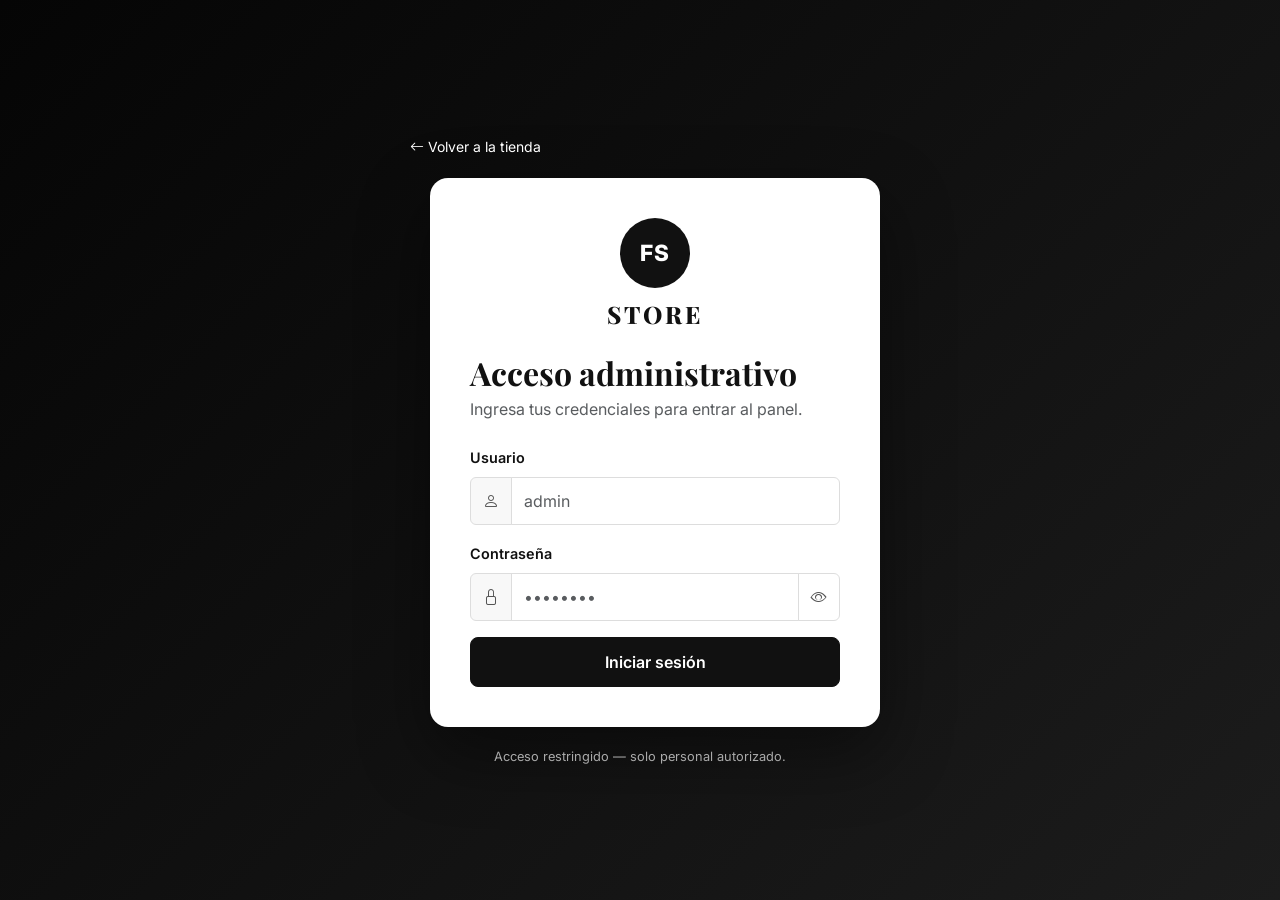
<file: admin.html>
<!DOCTYPE html>
<html lang="es">
 
<head>
 
    <meta charset="UTF-8">
 
    <meta
        name="viewport"
        content="width=device-width, initial-scale=1.0">
 
    <meta
        name="description"
        content="Panel de administración de FS STORE">
 
    <title>FS STORE | Administración</title>
 
    <link
        rel="icon"
        href="data:image/svg+xml,%3Csvg xmlns='http://www.w3.org/2000/svg' viewBox='0 0 100 100'%3E%3Ctext y='.9em' font-size='90'%3E🛍️%3C/text%3E%3C/svg%3E">
 
 
    <!-- =========================
         BOOTSTRAP
    ========================== -->
 
    <link
        href="https://cdn.jsdelivr.net/npm/bootstrap@5.3.3/dist/css/bootstrap.min.css"
        rel="stylesheet">
 
 
    <!-- =========================
         BOOTSTRAP ICONS
    ========================== -->
 
    <link
        rel="stylesheet"
        href="https://cdn.jsdelivr.net/npm/bootstrap-icons@1.11.3/font/bootstrap-icons.min.css">
 
 
    <!-- =========================
         CSS PRINCIPAL
    ========================== -->
 
    <link
        rel="stylesheet"
        href="css/estilos.css">
 
 
    <!-- =========================
         CSS ADMINISTRADOR
    ========================== -->
 
    <link
        rel="stylesheet"
        href="css/admin.css">
 
</head>
 
 
<body class="admin-page">
 
 
<!-- =========================================
     VERIFICAR SESIÓN ANTES DE MOSTRAR NADA
     (redirige a login.html si no hay sesión;
     ver js/auth.js para más detalles)
========================================= -->
 
<script src="js/auth.js"></script>
<script>verificarSesionAdmin();</script>
 
 
<!-- =========================================
     BARRA SUPERIOR
========================================= -->
 
<header class="admin-header">
 
    <div class="admin-header-left">
 
 
        <!-- BOTÓN SIDEBAR -->
 
        <button
            id="btnSidebar"
            class="admin-menu-btn"
            type="button"
            aria-label="Abrir menú">
 
            <i class="bi bi-list"></i>
 
        </button>
 
 
        <!-- LOGO -->
 
        <a
            href="index.html"
            class="admin-logo">
 
            FS <span>STORE</span>
 
        </a>
 
    </div>
 
 
    <div class="admin-header-right">
 
 
        <!-- VER TIENDA -->
 
        <a
            href="index.html"
            class="admin-store-link">
 
            <i class="bi bi-shop"></i>
 
            <span>Ver tienda</span>
 
        </a>
 
 
        <!-- USUARIO ADMIN -->
 
        <div class="admin-user">
 
            <div class="admin-user-icon">
 
                <i class="bi bi-person"></i>
 
            </div>
 
 
            <div class="admin-user-info">
 
                <strong>Administrador</strong>
 
                <small>Panel de control</small>
 
            </div>
 
        </div>
 
 
        <!-- CERRAR SESIÓN -->
 
        <button
            type="button"
            class="admin-store-link"
            style="background: none; border: none; cursor: pointer;"
            onclick="cerrarSesionAdmin()"
            aria-label="Cerrar sesión">
 
            <i class="bi bi-box-arrow-right"></i>
 
            <span>Salir</span>
 
        </button>
 
    </div>
 
</header>
 
 
 
<!-- =========================================
     ESTRUCTURA PRINCIPAL
========================================= -->
 
<div class="admin-layout">
 
 
    <!-- =====================================
         SIDEBAR
    ====================================== -->
 
    <aside
        id="adminSidebar"
        class="admin-sidebar">
 
 
        <!-- TÍTULO -->
 
        <div class="sidebar-title">
 
            ADMINISTRACIÓN
 
        </div>
 
 
        <!-- NAVEGACIÓN -->
 
        <nav class="sidebar-nav">
 
 
            <!-- DASHBOARD -->
 
            <a
                href="#dashboard"
                class="sidebar-link active"
                aria-current="page">
 
                <i class="bi bi-grid-1x2"></i>
 
                <span>Dashboard</span>
 
            </a>
 
 
            <!-- PRODUCTOS -->
 
            <a
                href="#productos"
                class="sidebar-link">
 
                <i class="bi bi-box-seam"></i>
 
                <span>Productos</span>
 
            </a>
 
 
            <!-- AGREGAR PRODUCTO -->
 
            <a
                href="#agregar"
                class="sidebar-link">
 
                <i class="bi bi-plus-circle"></i>
 
                <span>Agregar producto</span>
 
            </a>
 
 
            <!-- PEDIDOS -->
 
            <a
                href="#pedidos"
                class="sidebar-link">
 
                <i class="bi bi-bag-check"></i>
 
                <span>Pedidos</span>
 
                <span
                    class="sidebar-badge"
                    title="Próximamente">
                    —
                </span>
 
            </a>
 
 
            <!-- CLIENTES -->
 
            <a
                href="#clientes"
                class="sidebar-link">
 
                <i class="bi bi-people"></i>
 
                <span>Clientes</span>
 
            </a>
 
 
        </nav>
 
 
        <!-- =====================================
             GRUPO: SALIR HACIA LA TIENDA PÚBLICA
             (separado del panel de administración
             para que no se mezclen ambos tipos
             de navegación)
        ====================================== -->
 
        <div class="sidebar-title sidebar-title-secondary">
 
            TIENDA
 
        </div>
 
        <nav class="sidebar-nav">
 
 
            <!-- INICIO DE LA TIENDA -->
 
            <a
                href="index.html"
                class="sidebar-link">
 
                <i class="bi bi-house"></i>
 
                <span>Página de inicio</span>
 
            </a>
 
 
            <!-- CATÁLOGO PÚBLICO -->
 
            <a
                href="productos.html"
                class="sidebar-link">
 
                <i class="bi bi-eye"></i>
 
                <span>Ver catálogo público</span>
 
            </a>
 
 
        </nav>
 
 
        <!-- PARTE INFERIOR -->
 
        <div class="sidebar-bottom">
 
            <div class="sidebar-version">
 
                FS STORE v1.0
 
            </div>
 
        </div>
 
    </aside>
 
 
 
    <!-- =====================================
         CONTENIDO PRINCIPAL
    ====================================== -->
 
    <main class="admin-content">
 
 
        <!-- =================================
             DASHBOARD
        ================================== -->
 
        <section
            id="dashboard"
            class="admin-section">
 
 
            <!-- TÍTULO -->
 
            <div class="admin-page-title">
 
                <div>
 
                    <span class="admin-eyebrow">
                        PANEL DE CONTROL
                    </span>
 
 
                    <h1>
                        Dashboard
                    </h1>
 
 
                    <p>
                        Administra el catálogo de FS STORE.
                    </p>
 
                </div>
 
 
                <a
                    href="#agregar"
                    class="admin-primary-btn">
 
                    <i class="bi bi-plus-lg"></i>
 
                    Agregar producto
 
                </a>
 
            </div>
 
 
 
            <!-- =========================
                 ESTADÍSTICAS
            ========================== -->
 
            <div class="row g-4 mb-5">
 
 
                <!-- PRODUCTOS -->
 
                <div class="col-sm-6 col-xl-3">
 
                    <div class="admin-stat-card">
 
                        <div class="stat-icon">
 
                            <i class="bi bi-box-seam"></i>
 
                        </div>
 
 
                        <div>
 
                            <span>
                                Productos
                            </span>
 
                            <strong id="totalProductos">
                                0
                            </strong>
 
                        </div>
 
                    </div>
 
                </div>
 
 
 
                <!-- PEDIDOS -->
 
                <div class="col-sm-6 col-xl-3">
 
                    <div class="admin-stat-card stat-pending">
 
                        <div class="stat-icon">
 
                            <i class="bi bi-bag-check"></i>
 
                        </div>
 
 
                        <div>
 
                            <span>
                                Pedidos
                            </span>
 
                            <strong>
                                —
                            </strong>
 
                            <small class="stat-caption">
                                PRÓXIMAMENTE
                            </small>
 
                        </div>
 
                    </div>
 
                </div>
 
 
 
                <!-- CLIENTES -->
 
                <div class="col-sm-6 col-xl-3">
 
                    <div class="admin-stat-card stat-pending">
 
                        <div class="stat-icon">
 
                            <i class="bi bi-people"></i>
 
                        </div>
 
 
                        <div>
 
                            <span>
                                Clientes
                            </span>
 
                            <strong>
                                —
                            </strong>
 
                            <small class="stat-caption">
                                PRÓXIMAMENTE
                            </small>
 
                        </div>
 
                    </div>
 
                </div>
 
 
 
                <!-- VENTAS -->
 
                <div class="col-sm-6 col-xl-3">
 
                    <div class="admin-stat-card stat-pending">
 
                        <div class="stat-icon">
 
                            <i class="bi bi-currency-dollar"></i>
 
                        </div>
 
 
                        <div>
 
                            <span>
                                Ventas
                            </span>
 
                            <strong>
                                —
                            </strong>
 
                            <small class="stat-caption">
                                PRÓXIMAMENTE
                            </small>
 
                        </div>
 
                    </div>
 
                </div>
 
 
            </div>
 
 
 
            <!-- =========================
                 BIENVENIDA
            ========================== -->
 
            <div class="admin-welcome-card">
 
                <div class="welcome-icon">
 
                    <i class="bi bi-shop"></i>
 
                </div>
 
 
                <div>
 
                    <h2>
                        Bienvenido al panel de FS STORE
                    </h2>
 
 
                    <p>
                        Desde aquí puedes administrar los
                        productos de tu catálogo, agregar nuevas
                        referencias y mantener actualizada
                        tu tienda.
                    </p>
 
                </div>
 
            </div>
 
 
        </section>
 
 
 
        <!-- =================================
             PRODUCTOS
        ================================== -->
 
        <section
            id="productos"
            class="admin-section">
 
 
            <div class="section-heading">
 
 
                <div>
 
                    <span class="admin-eyebrow">
                        CATÁLOGO
                    </span>
 
 
                    <h2>
                        Productos registrados
                    </h2>
 
 
                    <p>
                        Consulta y administra los productos
                        de FS STORE.
                    </p>
 
                </div>
 
 
                <a
                    href="#agregar"
                    class="admin-secondary-btn">
 
                    <i class="bi bi-plus-lg"></i>
 
                    Nuevo producto
 
                </a>
 
            </div>
 
 
 
            <!-- LISTA -->
 
            <div class="admin-products-card">
 
 
                <div
                    id="listaAdmin"
                    class="admin-table-container">
 
                </div>
 
 
            </div>
 
 
        </section>
 
 
 
        <!-- =================================
             AGREGAR PRODUCTO
        ================================== -->
 
        <section
            id="agregar"
            class="admin-section">
 
 
            <!-- ENCABEZADO -->
 
            <div class="section-heading">
 
                <div>
 
                    <span class="admin-eyebrow">
                        CATÁLOGO
                    </span>
 
 
                    <h2>
                        Agregar producto
                    </h2>
 
 
                    <p>
                        Completa la información del nuevo producto.
                    </p>
 
                </div>
 
            </div>
 
 
 
            <!-- FORMULARIO -->
 
            <div class="admin-form-card">
 
 
                <form id="formProducto">
 
 
                    <div class="row g-4">
 
 
                        <!-- =====================
                             INFORMACIÓN
                        ====================== -->
 
                        <div class="col-lg-7">
 
 
                            <div class="form-section-title">
 
                                <i class="bi bi-pencil-square"></i>
 
                                Información del producto
 
                            </div>
 
 
 
                            <!-- NOMBRE -->
 
                            <div class="mb-4">
 
                                <label
                                    for="nombre"
                                    class="admin-label">
 
                                    Nombre del producto
 
                                </label>
 
 
                                <input
                                    type="text"
                                    id="nombre"
                                    class="admin-input"
                                    placeholder="Ej: Camisa Premium"
                                    required>
 
                            </div>
 
 
 
                            <!-- PRECIO + CATEGORÍA -->
 
                            <div class="row g-3 mb-4">
 
 
                                <!-- PRECIO -->
 
                                <div class="col-md-6">
 
                                    <label
                                        for="precio"
                                        class="admin-label">
 
                                        Precio
 
                                    </label>
 
 
                                    <div class="input-money">
 
                                        <span>
                                            $
                                        </span>
 
 
                                        <input
                                            type="number"
                                            id="precio"
                                            class="admin-input"
                                            placeholder="89900"
                                            min="0"
                                            required>
 
                                    </div>
 
                                </div>
 
 
 
                                <!-- CATEGORÍA -->
 
                                <div class="col-md-6">
 
                                    <label
                                        for="categoria"
                                        class="admin-label">
 
                                        Categoría
 
                                    </label>
 
 
                                    <select
                                        id="categoria"
                                        class="admin-input"
                                        required>
 
 
                                        <option value="">
                                            Seleccionar categoría
                                        </option>
 
 
                                        <option value="hombre">
                                            Hombre
                                        </option>
 
 
                                        <option value="mujer">
                                            Mujer
                                        </option>
 
 
                                        <option value="accesorios">
                                            Accesorios
                                        </option>
 
 
                                    </select>
 
                                </div>
 
 
                            </div>
 
 
 
                            <!-- DESCRIPCIÓN -->
 
                            <div class="mb-4">
 
                                <label
                                    for="descripcion"
                                    class="admin-label">
 
                                    Descripción
 
                                </label>
 
 
                                <textarea
                                    id="descripcion"
                                    class="admin-input admin-textarea"
                                    rows="7"
                                    placeholder="Describe las características del producto..."
                                    required></textarea>
 
                            </div>
 
 
                        </div>
 
 
 
                        <!-- =====================
                             IMAGEN
                        ====================== -->
 
                        <div class="col-lg-5">
 
 
                            <div class="form-section-title">
 
                                <i class="bi bi-image"></i>
 
                                Imagen del producto
 
                            </div>
 
 
                            <label
                                for="imagen"
                                class="image-upload-area">
 
 
                                <!-- PLACEHOLDER -->
 
                                <div
                                    id="uploadPlaceholder"
                                    class="upload-placeholder">
 
 
                                    <div class="upload-icon">
 
                                        <i class="bi bi-cloud-arrow-up"></i>
 
                                    </div>
 
 
                                    <h3>
                                        Subir imagen
                                    </h3>
 
 
                                    <p>
                                        Haz clic para seleccionar
                                        una imagen desde tu computador.
                                    </p>
 
 
                                    <span>
                                        JPG, PNG o WEBP
                                    </span>
 
 
                                </div>
 
 
                                <!-- PREVISUALIZACIÓN -->
 
                                <img
                                    id="preview"
                                    class="admin-preview"
                                    alt="Vista previa">
 
 
                                <!-- INPUT -->
 
                                <input
                                    type="file"
                                    id="imagen"
                                    accept="image/png,image/jpeg,image/webp"
                                    hidden>
 
                            </label>
 
 
                            <div class="image-tip">
 
                                <i class="bi bi-info-circle"></i>
 
                                Recomendado: imágenes cuadradas
                                y de buena calidad.
 
                            </div>
 
 
                        </div>
 
 
                    </div>
 
 
 
                    <!-- =====================
                         BOTONES
                    ====================== -->
 
                    <div class="form-actions">
 
 
                        <button
                            type="reset"
                            class="admin-secondary-btn">
 
                            <i class="bi bi-arrow-counterclockwise"></i>
 
                            Limpiar
 
                        </button>
 
 
                        <button
                            type="submit"
                            class="admin-primary-btn">
 
                            <i class="bi bi-plus-lg"></i>
 
                            Agregar producto
 
                        </button>
 
 
                    </div>
 
 
                </form>
 
 
            </div>
 
 
        </section>
 
 
 
        <!-- =================================
             PEDIDOS
        ================================== -->
 
        <section
            id="pedidos"
            class="admin-section">
 
 
            <div class="section-heading">
 
                <div>
 
                    <span class="admin-eyebrow">
                        VENTAS
                    </span>
 
 
                    <h2>
                        Pedidos
                    </h2>
 
 
                    <p>
                        En esta sección podrás gestionar
                        los pedidos de la tienda.
                    </p>
 
                </div>
 
            </div>
 
 
            <div class="admin-empty-state">
 
                <div class="empty-icon">
 
                    <i class="bi bi-bag-check"></i>
 
                </div>
 
                <h2>
                    Sin pedidos registrados
                </h2>
 
                <p>
                    La gestión de pedidos estará disponible
                    cuando conectemos el catálogo con el
                    sistema de pedidos.
                </p>
 
            </div>
 
        </section>
 
 
 
        <!-- =================================
             CLIENTES
        ================================== -->
 
        <section
            id="clientes"
            class="admin-section">
 
 
            <div class="section-heading">
 
                <div>
 
                    <span class="admin-eyebrow">
                        CLIENTES
                    </span>
 
 
                    <h2>
                        Clientes
                    </h2>
 
 
                    <p>
                        Aquí podrás consultar los clientes
                        cuando se implemente el sistema de usuarios.
                    </p>
 
                </div>
 
            </div>
 
 
            <div class="admin-empty-state">
 
                <div class="empty-icon">
 
                    <i class="bi bi-people"></i>
 
                </div>
 
                <h2>
                    Gestión de clientes
                </h2>
 
                <p>
                    Esta sección queda preparada para una
                    futura conexión con la base de datos.
                </p>
 
            </div>
 
        </section>
 
 
    </main>
 
</div>
 
 
 
<!-- =========================================
     JAVASCRIPT ADMIN
========================================= -->
 
<script src="js/admin.js"></script>
 
 
 
<!-- =========================================
     SIDEBAR MOBILE
========================================= -->
 
<script>
 
    const btnSidebar =
        document.getElementById("btnSidebar");
 
    const sidebar =
        document.getElementById("adminSidebar");
 
 
    if (btnSidebar && sidebar) {
 
        btnSidebar.addEventListener(
            "click",
            () => {
 
                sidebar.classList.toggle("show");
 
            }
        );
 
    }
 
 
 
    // =========================================
    // CERRAR SIDEBAR AL SELECCIONAR
    // =========================================
 
    document
        .querySelectorAll(".sidebar-link")
        .forEach(link => {
 
            link.addEventListener(
                "click",
                () => {
 
                    if (window.innerWidth <= 992) {
 
                        sidebar.classList.remove("show");
 
                    }
 
                }
            );
 
        });
 
 
 
    // =========================================
    // RESALTAR SECCIÓN VISIBLE EN EL SIDEBAR
    // (evita que "Dashboard" quede marcado
    // como activo para siempre al navegar)
    // =========================================
 
    const seccionesAdmin =
        document.querySelectorAll(".admin-section[id]");
 
    const enlacesSidebar =
        document.querySelectorAll(
            '.sidebar-link[href^="#"]'
        );
 
    if (seccionesAdmin.length && enlacesSidebar.length) {
 
        const observador = new IntersectionObserver(
            (entradas) => {
 
                entradas.forEach(entrada => {
 
                    if (!entrada.isIntersecting) return;
 
                    const idActivo =
                        entrada.target.getAttribute("id");
 
                    enlacesSidebar.forEach(enlace => {
 
                        const esActivo =
                            enlace.getAttribute("href") ===
                            "#" + idActivo;
 
                        enlace.classList.toggle(
                            "active",
                            esActivo
                        );
 
                        if (esActivo) {
 
                            enlace.setAttribute(
                                "aria-current",
                                "page"
                            );
 
                        } else {
 
                            enlace.removeAttribute(
                                "aria-current"
                            );
 
                        }
 
                    });
 
                });
 
            },
            {
                rootMargin: "-45% 0px -50% 0px"
            }
        );
 
        seccionesAdmin.forEach(seccion => {
 
            observador.observe(seccion);
 
        });
 
    }
 
</script>
 
 
</body>
 
</html>
</file>
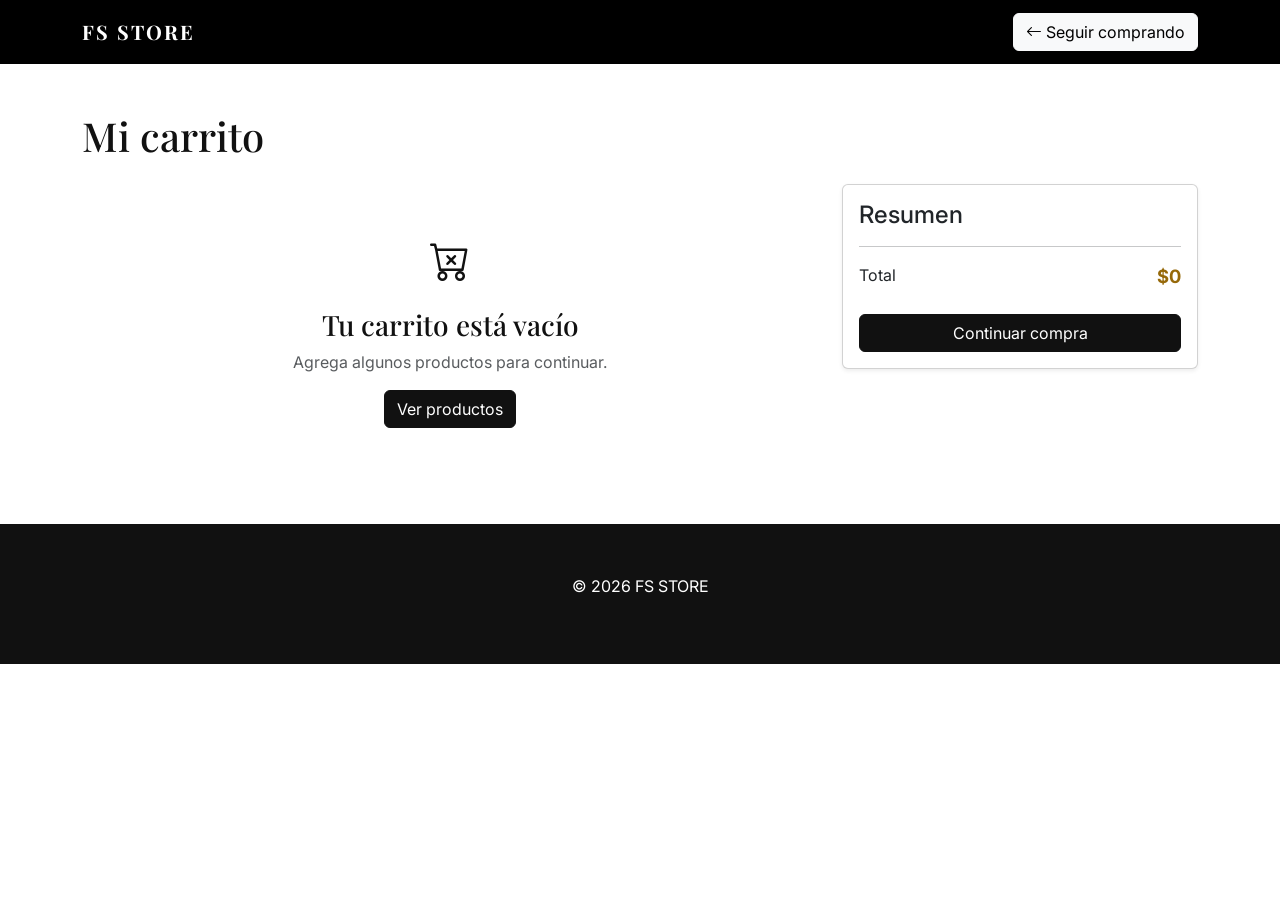
<file: carrito.html>
<!DOCTYPE html>
<html lang="es">

<head>

    <meta charset="UTF-8">

    <meta
        name="viewport"
        content="width=device-width, initial-scale=1.0">

    <title>FS Store | Carrito</title>

    <link
        href="https://cdn.jsdelivr.net/npm/bootstrap@5.3.3/dist/css/bootstrap.min.css"
        rel="stylesheet">

    <link
        rel="stylesheet"
        href="https://cdn.jsdelivr.net/npm/bootstrap-icons@1.11.3/font/bootstrap-icons.min.css">

    <link
        rel="stylesheet"
        href="css/estilos.css">

</head>

<body>

<nav class="navbar navbar-dark bg-black">

    <div class="container">

        <a
            class="navbar-brand fw-bold"
            href="index.html">

            FS STORE

        </a>

        <a
            href="productos.html"
            class="btn btn-light">

            <i class="bi bi-arrow-left"></i>
            Seguir comprando

        </a>

    </div>

</nav>


<main class="container py-5">

    <h1 class="mb-4">
        Mi carrito
    </h1>


    <div class="row">

        <div class="col-lg-8">

            <div id="contenidoCarrito"></div>

        </div>


        <div class="col-lg-4">

            <div class="card shadow-sm">

                <div class="card-body">

                    <h4>
                        Resumen
                    </h4>

                    <hr>

                    <div
                        class="d-flex justify-content-between">

                        <span>
                            Total
                        </span>

                        <strong id="totalCarrito">
                            $0
                        </strong>

                    </div>

                    <a
                        href="checkout.html"
                        class="btn btn-dark w-100 mt-4">

                        Continuar compra

                    </a>

                </div>

            </div>

        </div>

    </div>

</main>


<footer>

    <div class="container text-center">

        <p>
            © 2026 FS STORE
        </p>

    </div>

</footer>


<script src="js/productos.js"></script>
<script src="js/carrito.js"></script>

</body>
</html>
</file>
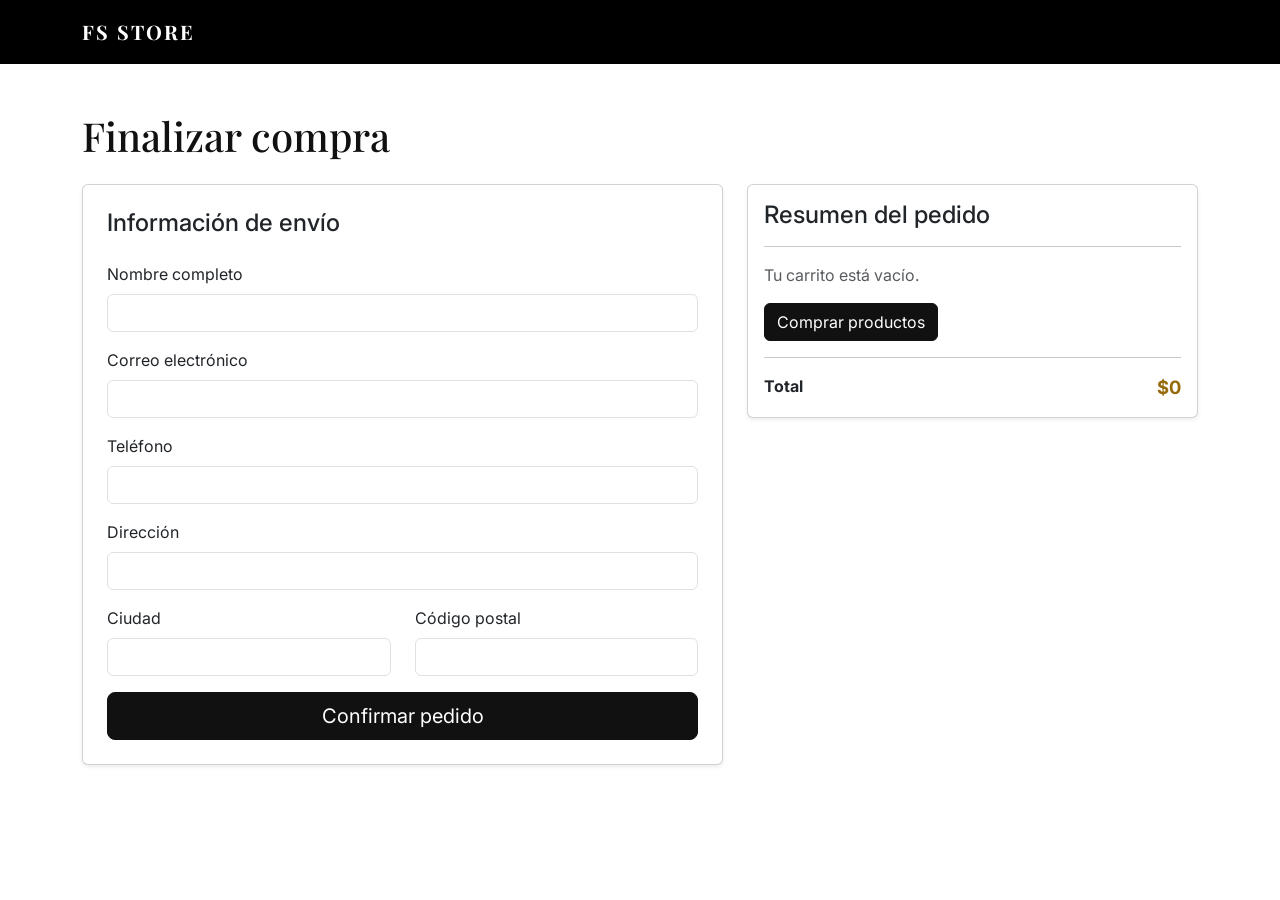
<file: checkout.html>
<!DOCTYPE html>
<html lang="es">

<head>

    <meta charset="UTF-8">

    <meta
        name="viewport"
        content="width=device-width, initial-scale=1.0">

    <title>FS Store | Finalizar compra</title>

    <link
        href="https://cdn.jsdelivr.net/npm/bootstrap@5.3.3/dist/css/bootstrap.min.css"
        rel="stylesheet">

    <link
        rel="stylesheet"
        href="css/estilos.css">

</head>

<body>

<nav class="navbar navbar-dark bg-black">

    <div class="container">

        <a
            class="navbar-brand fw-bold"
            href="index.html">
            FS STORE
        </a>

    </div>

</nav>


<main class="container py-5">

    <h1 class="mb-4">
        Finalizar compra
    </h1>


    <div class="row">

        <div class="col-lg-7">

            <form
                id="checkoutForm"
                class="card shadow-sm p-4">

                <h4 class="mb-4">
                    Información de envío
                </h4>


                <div class="mb-3">

                    <label class="form-label">
                        Nombre completo
                    </label>

                    <input
                        type="text"
                        id="nombre"
                        class="form-control"
                        required>

                </div>


                <div class="mb-3">

                    <label class="form-label">
                        Correo electrónico
                    </label>

                    <input
                        type="email"
                        id="email"
                        class="form-control"
                        required>

                </div>


                <div class="mb-3">

                    <label class="form-label">
                        Teléfono
                    </label>

                    <input
                        type="tel"
                        id="telefono"
                        class="form-control"
                        required>

                </div>


                <div class="mb-3">

                    <label class="form-label">
                        Dirección
                    </label>

                    <input
                        type="text"
                        id="direccion"
                        class="form-control"
                        required>

                </div>


                <div class="row">

                    <div class="col-md-6 mb-3">

                        <label class="form-label">
                            Ciudad
                        </label>

                        <input
                            type="text"
                            id="ciudad"
                            class="form-control"
                            required>

                    </div>


                    <div class="col-md-6 mb-3">

                        <label class="form-label">
                            Código postal
                        </label>

                        <input
                            type="text"
                            id="codigoPostal"
                            class="form-control">

                    </div>

                </div>


                <button
                    type="submit"
                    class="btn btn-dark btn-lg w-100">

                    Confirmar pedido

                </button>

            </form>

        </div>


        <div class="col-lg-5 mt-4 mt-lg-0">

            <div class="card shadow-sm">

                <div class="card-body">

                    <h4>
                        Resumen del pedido
                    </h4>

                    <hr>

                    <div id="resumenPedido"></div>

                    <hr>

                    <div class="d-flex justify-content-between">

                        <strong>
                            Total
                        </strong>

                        <strong id="totalCheckout">
                            $0
                        </strong>

                    </div>

                </div>

            </div>

        </div>

    </div>

</main>


<script src="js/productos.js"></script>
<script src="js/carrito.js"></script>

<script>

document.addEventListener(
    "DOMContentLoaded",
    () => {

        const carrito = obtenerCarrito();

        const resumen =
            document.getElementById(
                "resumenPedido"
            );

        const total =
            document.getElementById(
                "totalCheckout"
            );


        if (carrito.length === 0) {

            resumen.innerHTML = `

                <p class="text-muted">
                    Tu carrito está vacío.
                </p>

                <a
                    href="productos.html"
                    class="btn btn-dark">

                    Comprar productos

                </a>

            `;

            return;

        }


        resumen.innerHTML =
            carrito.map(producto => `

                <div class="d-flex justify-content-between mb-3">

                    <span>
                        ${producto.nombre}
                        x${producto.cantidad}
                    </span>

                    <strong>
                        ${formatoPrecio(
                            producto.precio *
                            producto.cantidad
                        )}
                    </strong>

                </div>

            `).join("");


        total.textContent =
            formatoPrecio(calcularTotal());

    }


);


document
    .getElementById("checkoutForm")
    .addEventListener(
        "submit",
        function(event) {

            event.preventDefault();


            const carrito =
                obtenerCarrito();


            if (carrito.length === 0) {

                alert(
                    "No tienes productos en el carrito."
                );

                return;

            }


            const pedido = {

                id:
                    "FS-" +
                    Date.now(),

                cliente: {

                    nombre:
                        document.getElementById(
                            "nombre"
                        ).value,

                    email:
                        document.getElementById(
                            "email"
                        ).value,

                    telefono:
                        document.getElementById(
                            "telefono"
                        ).value,

                    direccion:
                        document.getElementById(
                            "direccion"
                        ).value,

                    ciudad:
                        document.getElementById(
                            "ciudad"
                        ).value

                },

                productos: carrito,

                total: calcularTotal(),

                fecha:
                    new Date().toLocaleString(
                        "es-CO"
                    )

            };


            localStorage.setItem(
                "ultimoPedido",
                JSON.stringify(pedido)
            );


            localStorage.removeItem(
                "carrito"
            );


            alert(
                "¡Pedido realizado correctamente! " +
                "Número de pedido: " +
                pedido.id
            );


            window.location.href =
                "index.html";

        }
    );

</script>

</body>
</html>
</file>
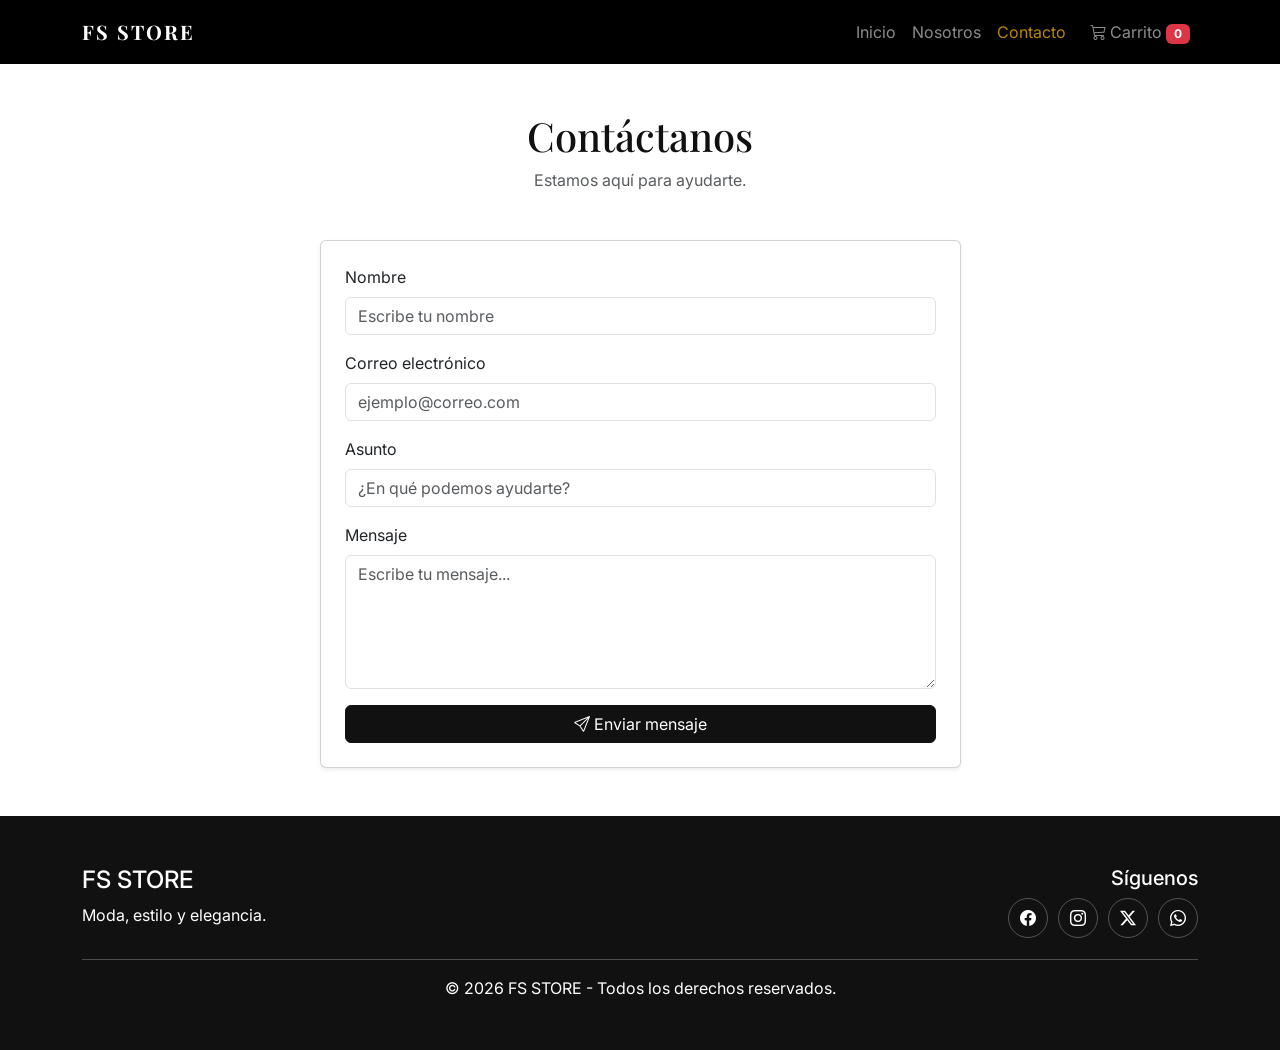
<file: contacto.html>
<!DOCTYPE html>
<html lang="es">

<head>

    <meta charset="UTF-8">

    <meta
        name="viewport"
        content="width=device-width, initial-scale=1.0">

    <meta
        name="description"
        content="Contacta con FS Store. Estamos aquí para ayudarte.">

    <title>FS Store | Contacto</title>


    <!-- BOOTSTRAP -->

    <link
        href="https://cdn.jsdelivr.net/npm/bootstrap@5.3.3/dist/css/bootstrap.min.css"
        rel="stylesheet">


    <!-- BOOTSTRAP ICONS -->

    <link
        rel="stylesheet"
        href="https://cdn.jsdelivr.net/npm/bootstrap-icons@1.11.3/font/bootstrap-icons.min.css">


    <!-- CSS PROPIO -->

    <link
        rel="stylesheet"
        href="css/estilos.css">

</head>


<body>


<!-- =========================
     NAVBAR
========================= -->

<nav class="navbar navbar-expand-lg navbar-dark bg-black sticky-top">

    <div class="container">


        <!-- LOGO -->

        <a
            class="navbar-brand fw-bold"
            href="index.html">

            FS STORE

        </a>


        <!-- BOTÓN MENÚ MÓVIL -->

        <button
            class="navbar-toggler"
            type="button"
            data-bs-toggle="collapse"
            data-bs-target="#menu"
            aria-controls="menu"
            aria-expanded="false"
            aria-label="Mostrar menú">

            <span class="navbar-toggler-icon"></span>

        </button>


        <!-- MENÚ -->

        <div
            class="collapse navbar-collapse"
            id="menu">


            <ul
                class="navbar-nav ms-auto align-items-lg-center">


                <!-- INICIO -->

                <li class="nav-item">

                    <a
                        class="nav-link"
                        href="index.html">

                        Inicio

                    </a>

                </li>


                <!-- NOSOTROS -->

                <li class="nav-item">

                    <a
                        class="nav-link"
                        href="sobrenosotros.html">

                        Nosotros

                    </a>

                </li>


                <!-- CONTACTO -->

                <li class="nav-item">

                    <a
                        class="nav-link active"
                        aria-current="page"
                        href="contacto.html">

                        Contacto

                    </a>

                </li>





                <!-- CARRITO -->

                <li class="nav-item ms-lg-2">

                    <a
                        class="nav-link cart-link"
                        href="carrito.html">

                        <i class="bi bi-cart3"></i>

                        Carrito

                        <span
                            id="contadorCarrito"
                            class="badge bg-danger">

                            0

                        </span>

                    </a>

                </li>


            </ul>

        </div>

    </div>

</nav>



<!-- =========================
     CONTACTO
========================= -->

<main class="container py-5">


    <!-- TÍTULO -->

    <div class="text-center mb-5">

        <h1>

            Contáctanos

        </h1>

        <p class="text-muted">

            Estamos aquí para ayudarte.

        </p>

    </div>



    <!-- FORMULARIO -->

    <div class="row justify-content-center">

        <div class="col-lg-7">


            <form
                id="contactoForm"
                class="card shadow-sm p-4">


                <!-- NOMBRE -->

                <div class="mb-3">

                    <label
                        for="nombre"
                        class="form-label">

                        Nombre

                    </label>

                    <input
                        type="text"
                        id="nombre"
                        name="nombre"
                        class="form-control"
                        placeholder="Escribe tu nombre"
                        required>

                </div>


                <!-- CORREO -->

                <div class="mb-3">

                    <label
                        for="correo"
                        class="form-label">

                        Correo electrónico

                    </label>

                    <input
                        type="email"
                        id="correo"
                        name="correo"
                        class="form-control"
                        placeholder="ejemplo@correo.com"
                        required>

                </div>


                <!-- ASUNTO -->

                <div class="mb-3">

                    <label
                        for="asunto"
                        class="form-label">

                        Asunto

                    </label>

                    <input
                        type="text"
                        id="asunto"
                        name="asunto"
                        class="form-control"
                        placeholder="¿En qué podemos ayudarte?"
                        required>

                </div>


                <!-- MENSAJE -->

                <div class="mb-3">

                    <label
                        for="mensaje"
                        class="form-label">

                        Mensaje

                    </label>

                    <textarea
                        id="mensaje"
                        name="mensaje"
                        class="form-control"
                        rows="5"
                        placeholder="Escribe tu mensaje..."
                        required></textarea>

                </div>


                <!-- BOTÓN -->

                <button
                    type="submit"
                    class="btn btn-dark w-100">

                    <i class="bi bi-send"></i>

                    Enviar mensaje

                </button>


            </form>

        </div>

    </div>


</main>



<!-- =========================
     FOOTER
========================= -->

<footer>

    <div class="container">


        <div class="row">


            <!-- INFORMACIÓN -->

            <div class="col-md-6">

                <h4>

                    FS STORE

                </h4>

                <p>

                    Moda, estilo y elegancia.

                </p>

            </div>


            <!-- REDES -->

            <div class="col-md-6 text-md-end">

                <h5>

                    Síguenos

                </h5>


                <div class="socials">


                    <a href="#">

                        <i class="bi bi-facebook"></i>

                    </a>


                    <a href="#">

                        <i class="bi bi-instagram"></i>

                    </a>


                    <a href="#">

                        <i class="bi bi-twitter-x"></i>

                    </a>


                    <a href="#">

                        <i class="bi bi-whatsapp"></i>

                    </a>


                </div>

            </div>


        </div>


        <hr>


        <p class="text-center mb-0">

            © 2026 FS STORE - Todos los derechos reservados.

        </p>


    </div>

</footer>



<!-- =========================
     BOOTSTRAP JS
========================= -->

<script
    src="https://cdn.jsdelivr.net/npm/bootstrap@5.3.3/dist/js/bootstrap.bundle.min.js">
</script>



<!-- =========================
     CARRITO
========================= -->

<script src="js/carrito.js"></script>



<!-- =========================
     FORMULARIO
========================= -->

<script>

document
    .getElementById("contactoForm")
    .addEventListener(
        "submit",
        function(event) {

            event.preventDefault();

            alert(
                "Mensaje enviado correctamente."
            );

            this.reset();

        }
    );

</script>


</body>

</html>
</file>
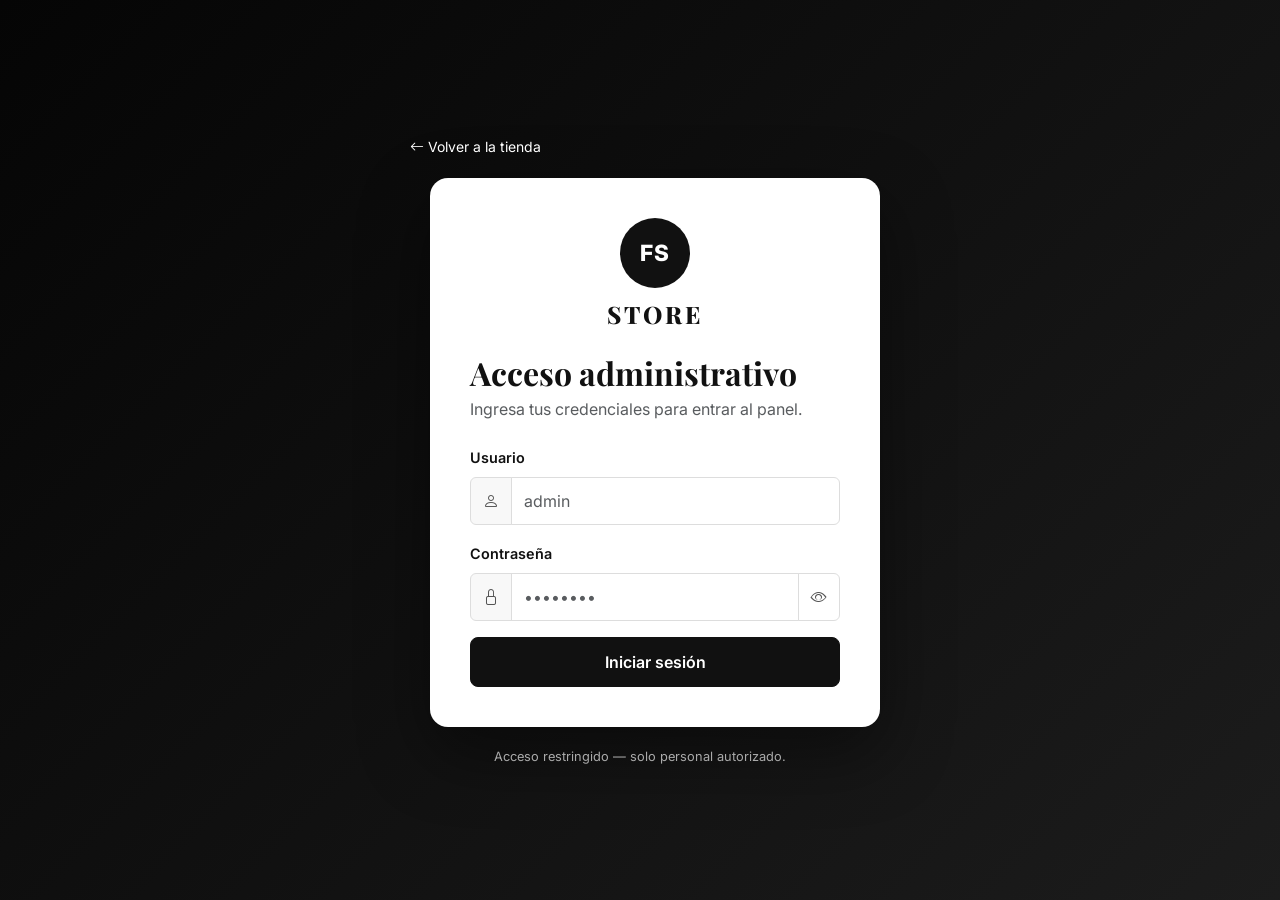
<file: login.html>
<!DOCTYPE html>
<html lang="es">
 
<head>
 
    <meta charset="UTF-8">
 
    <meta
        name="viewport"
        content="width=device-width, initial-scale=1.0">
 
    <meta
        name="description"
        content="Acceso al panel de administración de FS STORE">
 
    <title>FS STORE | Iniciar sesión</title>
 
    <link
        rel="icon"
        href="data:image/svg+xml,%3Csvg xmlns='http://www.w3.org/2000/svg' viewBox='0 0 100 100'%3E%3Ctext y='.9em' font-size='90'%3E🛍️%3C/text%3E%3C/svg%3E">
 
 
    <!-- BOOTSTRAP -->
 
    <link
        href="https://cdn.jsdelivr.net/npm/bootstrap@5.3.3/dist/css/bootstrap.min.css"
        rel="stylesheet">
 
 
    <!-- BOOTSTRAP ICONS -->
 
    <link
        rel="stylesheet"
        href="https://cdn.jsdelivr.net/npm/bootstrap-icons@1.11.3/font/bootstrap-icons.min.css">
 
 
    <!-- CSS PROPIO -->
 
    <link
        rel="stylesheet"
        href="css/estilos.css">
 
</head>
 
 
<body>
 
 
<div class="auth-page">
 
    <div class="auth-container">
 
 
        <!-- VOLVER -->
 
        <div class="auth-back">
 
            <a href="index.html">
 
                <i class="bi bi-arrow-left"></i>
                Volver a la tienda
 
            </a>
 
        </div>
 
 
        <!-- TARJETA -->
 
        <div class="auth-card">
 
            <div class="auth-logo text-center">
 
                <div class="logo-circle">
                    FS
                </div>
 
                <h1>
                    STORE
                </h1>
 
            </div>
 
 
            <h2>
                Acceso administrativo
            </h2>
 
            <p class="text-muted mb-4">
                Ingresa tus credenciales para entrar al panel.
            </p>
 
 
            <form id="formLogin">
 
 
                <!-- USUARIO -->
 
                <div class="mb-3">
 
                    <label
                        for="usuario"
                        class="form-label">
 
                        Usuario
 
                    </label>
 
                    <div class="input-group">
 
                        <span class="input-group-text">
                            <i class="bi bi-person"></i>
                        </span>
 
                        <input
                            type="text"
                            id="usuario"
                            class="form-control"
                            placeholder="admin"
                            autocomplete="username"
                            required>
 
                    </div>
 
                </div>
 
 
                <!-- CONTRASEÑA -->
 
                <div class="mb-3">
 
                    <label
                        for="clave"
                        class="form-label">
 
                        Contraseña
 
                    </label>
 
                    <div class="input-group">
 
                        <span class="input-group-text">
                            <i class="bi bi-lock"></i>
                        </span>
 
                        <input
                            type="password"
                            id="clave"
                            class="form-control"
                            placeholder="••••••••"
                            autocomplete="current-password"
                            required>
 
                        <button
                            id="togglePassword"
                            class="btn"
                            type="button"
                            aria-label="Mostrar contraseña">
 
                            <i class="bi bi-eye"></i>
 
                        </button>
 
                    </div>
 
                </div>
 
 
                <!-- ERROR -->
 
                <div
                    id="errorLogin"
                    class="text-danger small mb-3"
                    style="display: none;">
 
                    Usuario o contraseña incorrectos.
 
                </div>
 
 
                <!-- BOTÓN -->
 
                <button
                    type="submit"
                    class="btn btn-dark auth-button w-100">
 
                    Iniciar sesión
 
                </button>
 
 
            </form>
 
        </div>
 
 
        <div class="auth-footer">
 
            <p>
                Acceso restringido — solo personal autorizado.
            </p>
 
        </div>
 
    </div>
 
</div>
 
 
<script src="js/auth.js"></script>
 
<script>
 
// =====================================================
// SI YA HAY SESIÓN ACTIVA, IR DIRECTO AL ADMIN
// =====================================================
 
if (sessionStorage.getItem("fsAdminSesion") === "activa") {
 
    window.location.href = "admin.html";
 
}
 
 
// =====================================================
// MOSTRAR / OCULTAR CONTRASEÑA
// =====================================================
 
document
    .getElementById("togglePassword")
    .addEventListener("click", function () {
 
        const clave =
            document.getElementById("clave");
 
        const icono =
            this.querySelector("i");
 
        const visible =
            clave.type === "text";
 
        clave.type =
            visible ? "password" : "text";
 
        icono.className =
            visible ? "bi bi-eye" : "bi bi-eye-slash";
 
    });
 
 
// =====================================================
// ENVIAR FORMULARIO
// =====================================================
 
document
    .getElementById("formLogin")
    .addEventListener("submit", function (event) {
 
        event.preventDefault();
 
        const usuario =
            document.getElementById("usuario")
                .value.trim();
 
        const clave =
            document.getElementById("clave")
                .value;
 
        const error =
            document.getElementById("errorLogin");
 
        if (
            usuario === ADMIN_USUARIO &&
            clave === ADMIN_CLAVE
        ) {
 
            sessionStorage.setItem(
                "fsAdminSesion",
                "activa"
            );
 
            window.location.href = "admin.html";
 
        } else {
 
            error.style.display = "block";
 
        }
 
    });
 
</script>
 
 
</body>
 
</html>
</file>
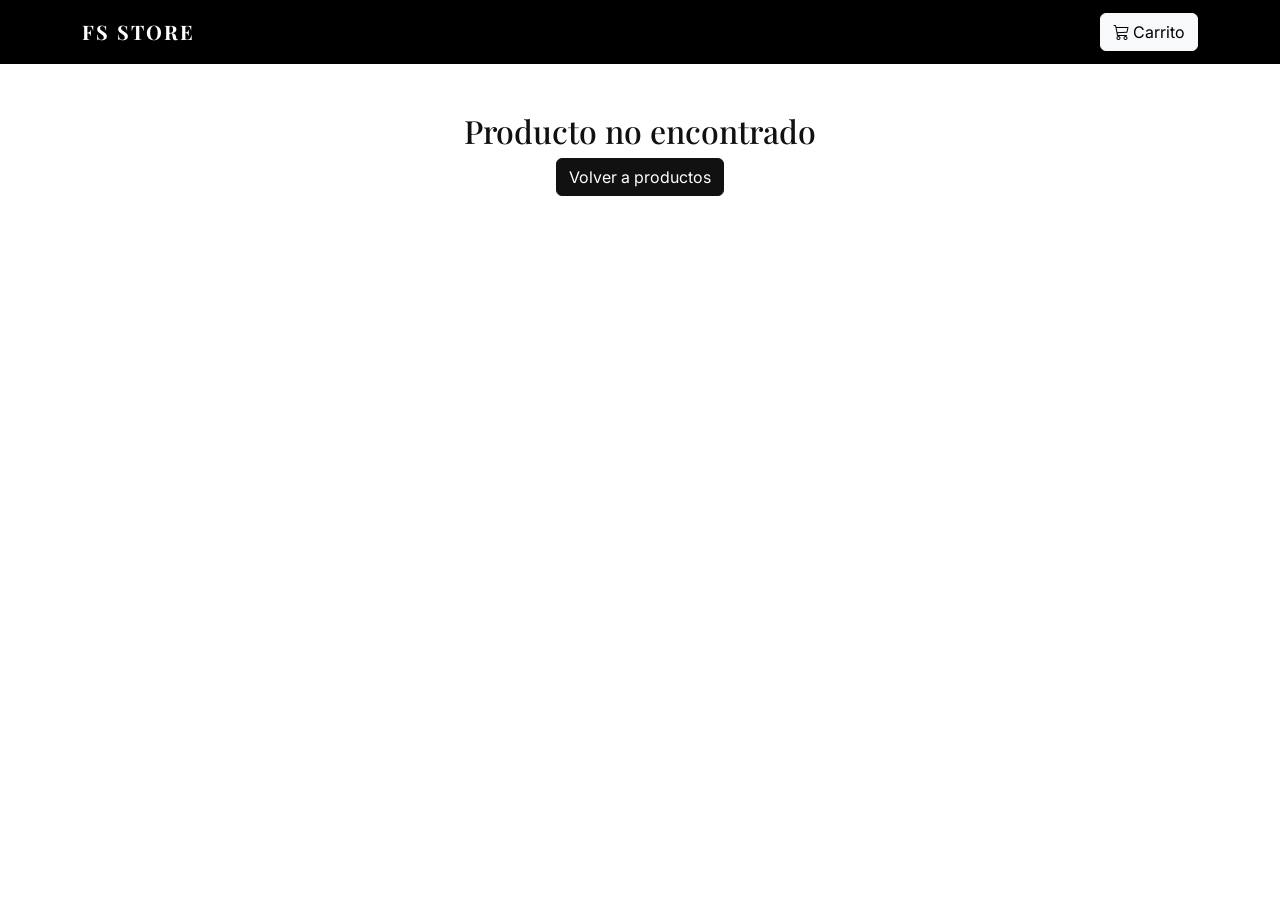
<file: producto.html>
<!DOCTYPE html>
<html lang="es">

<head>

    <meta charset="UTF-8">

    <meta
        name="viewport"
        content="width=device-width, initial-scale=1.0">

    <title>FS Store | Producto</title>

    <link
        href="https://cdn.jsdelivr.net/npm/bootstrap@5.3.3/dist/css/bootstrap.min.css"
        rel="stylesheet">

    <link
        rel="stylesheet"
        href="https://cdn.jsdelivr.net/npm/bootstrap-icons@1.11.3/font/bootstrap-icons.min.css">

    <link
        rel="stylesheet"
        href="css/estilos.css">

</head>

<body>

<nav class="navbar navbar-dark bg-black">

    <div class="container">

        <a
            class="navbar-brand fw-bold"
            href="index.html">
            FS STORE
        </a>

        <a
            href="carrito.html"
            class="btn btn-light">

            <i class="bi bi-cart3"></i>
            Carrito

        </a>

    </div>

</nav>


<main class="container py-5">

    <div id="detalleProducto"></div>

</main>


<script src="js/productos.js"></script>
<script src="js/carrito.js"></script>

<script>

document.addEventListener(
    "DOMContentLoaded",
    () => {

        const params =
            new URLSearchParams(
                window.location.search
            );

        const id =
            parseInt(params.get("id"));

        const producto =
            productos.find(
                producto => producto.id === id
            );

        const contenedor =
            document.getElementById(
                "detalleProducto"
            );


        if (!producto) {

            contenedor.innerHTML = `

                <div class="text-center">

                    <h2>
                        Producto no encontrado
                    </h2>

                    <a
                        href="productos.html"
                        class="btn btn-dark">

                        Volver a productos

                    </a>

                </div>

            `;

            return;

        }


        contenedor.innerHTML = `

            <div class="row align-items-center">

                <div class="col-md-6">

                    <img
                        src="${producto.imagen}"
                        class="img-fluid rounded shadow"
                        alt="${producto.nombre}">

                </div>

                <div class="col-md-6">

                    <small class="text-muted">
                        ${producto.categoria}
                    </small>

                    <h1 class="mt-2">
                        ${producto.nombre}
                    </h1>

                    <h3 class="my-4">
                        ${formatoPrecio(producto.precio)}
                    </h3>

                    <p class="lead">
                        ${producto.descripcion}
                    </p>

                    <hr>

                    <button
                        class="btn btn-dark btn-lg"
                        onclick="agregarCarrito(${producto.id})">

                        <i class="bi bi-cart-plus"></i>

                        Añadir al carrito

                    </button>

                    <a
                        href="productos.html"
                        class="btn btn-outline-dark btn-lg ms-2">

                        Seguir comprando

                    </a>

                </div>

            </div>

        `;

    }
);

</script>

</body>
</html>
</file>
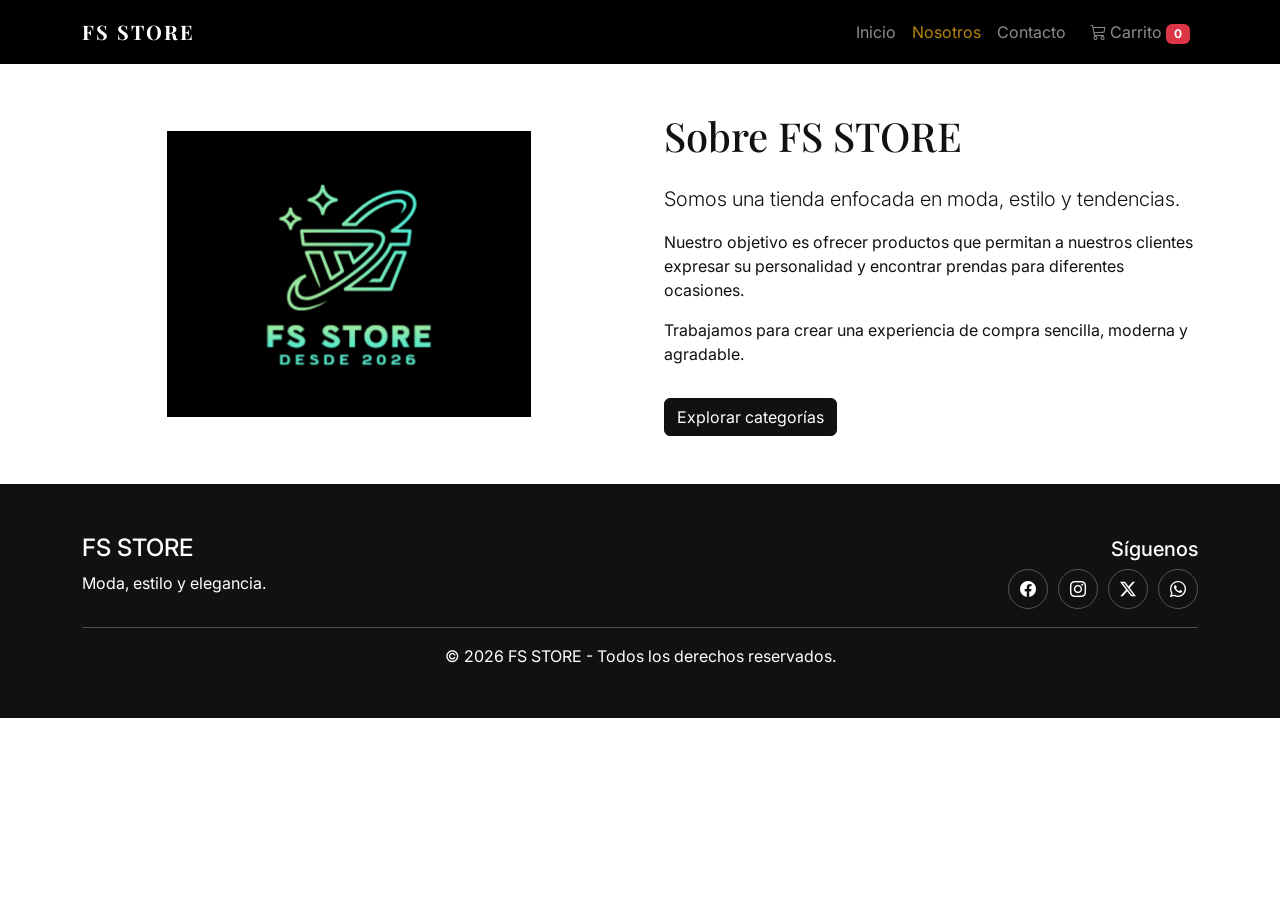
<file: sobrenosotros.html>
<!DOCTYPE html>
<html lang="es">

<head>

    <meta charset="UTF-8">

    <meta
        name="viewport"
        content="width=device-width, initial-scale=1.0">

    <meta
        name="description"
        content="Conoce más sobre FS Store, nuestra tienda de moda, estilo y tendencias.">

    <title>FS Store | Sobre Nosotros</title>


    <!-- BOOTSTRAP -->

    <link
        href="https://cdn.jsdelivr.net/npm/bootstrap@5.3.3/dist/css/bootstrap.min.css"
        rel="stylesheet">


    <!-- BOOTSTRAP ICONS -->

    <link
        rel="stylesheet"
        href="https://cdn.jsdelivr.net/npm/bootstrap-icons@1.11.3/font/bootstrap-icons.min.css">


    <!-- CSS PROPIO -->

    <link
        rel="stylesheet"
        href="css/estilos.css">

</head>


<body>


<!-- =========================
     NAVBAR
========================= -->

<nav class="navbar navbar-expand-lg navbar-dark bg-black sticky-top">

    <div class="container">


        <!-- LOGO -->

        <a
            class="navbar-brand fw-bold"
            href="index.html">

            FS STORE

        </a>


        <!-- BOTÓN MÓVIL -->

        <button
            class="navbar-toggler"
            type="button"
            data-bs-toggle="collapse"
            data-bs-target="#menu"
            aria-controls="menu"
            aria-expanded="false"
            aria-label="Mostrar menú">

            <span class="navbar-toggler-icon"></span>

        </button>


        <!-- MENÚ -->

        <div
            class="collapse navbar-collapse"
            id="menu">


            <ul
                class="navbar-nav ms-auto align-items-lg-center">


                <!-- INICIO -->

                <li class="nav-item">

                    <a
                        class="nav-link"
                        href="index.html">

                        Inicio

                    </a>

                </li>


                <!-- NOSOTROS -->

                <li class="nav-item">

                    <a
                        class="nav-link active"
                        aria-current="page"
                        href="sobrenosotros.html">

                        Nosotros

                    </a>

                </li>


                <!-- CONTACTO -->

                <li class="nav-item">

                    <a
                        class="nav-link"
                        href="contacto.html">

                        Contacto

                    </a>

                </li>


                


                <!-- CARRITO -->

                <li class="nav-item ms-lg-2">

                    <a
                        class="nav-link cart-link"
                        href="carrito.html">

                        <i class="bi bi-cart3"></i>

                        Carrito

                        <span
                            id="contadorCarrito"
                            class="badge bg-danger">

                            0

                        </span>

                    </a>

                </li>


            </ul>

        </div>

    </div>

</nav>



<!-- =========================
     SOBRE NOSOTROS
========================= -->

<main>


    <section class="container py-5">


        <div class="row align-items-center g-5">


            <!-- IMAGEN -->

            <div class="col-md-6">


                <div class="text-center">


                    <img
                        src="img/fslogo2323.png"
                        alt="Logo FS Store"
                        class="img-fluid"
                        style="max-height: 400px; object-fit: contain;">


                </div>


            </div>



            <!-- INFORMACIÓN -->

            <div class="col-md-6">


                <h1 class="mb-4">

                    Sobre FS STORE

                </h1>


                <p class="lead">

                    Somos una tienda enfocada en moda,
                    estilo y tendencias.

                </p>


                <p>

                    Nuestro objetivo es ofrecer productos
                    que permitan a nuestros clientes expresar
                    su personalidad y encontrar prendas para
                    diferentes ocasiones.

                </p>


                <p>

                    Trabajamos para crear una experiencia
                    de compra sencilla, moderna y agradable.

                </p>


                <!-- BOTÓN -->

                <a
                    href="index.html"
                    class="btn btn-dark mt-3">

                    Explorar categorías

                </a>


            </div>


        </div>


    </section>


</main>



<!-- =========================
     FOOTER
========================= -->

<footer>


    <div class="container">


        <div class="row align-items-center">


            <!-- INFORMACIÓN -->

            <div class="col-md-6">

                <h4>

                    FS STORE

                </h4>

                <p>

                    Moda, estilo y elegancia.

                </p>

            </div>


            <!-- REDES -->

            <div class="col-md-6 text-md-end">


                <h5>

                    Síguenos

                </h5>


                <div class="socials">


                    <a href="#">

                        <i class="bi bi-facebook"></i>

                    </a>


                    <a href="#">

                        <i class="bi bi-instagram"></i>

                    </a>


                    <a href="#">

                        <i class="bi bi-twitter-x"></i>

                    </a>


                    <a href="#">

                        <i class="bi bi-whatsapp"></i>

                    </a>


                </div>


            </div>


        </div>


        <hr>


        <p class="text-center mb-0">

            © 2026 FS STORE - Todos los derechos reservados.

        </p>


    </div>


</footer>



<!-- =========================
     JAVASCRIPT
========================= -->

<script
    src="https://cdn.jsdelivr.net/npm/bootstrap@5.3.3/dist/js/bootstrap.bundle.min.js">
</script>


<script src="js/carrito.js"></script>


</body>

</html>
</file>
<file: css/estilos.css>
/* ========================================
   FUENTES DE MARCA
======================================== */
 
@import url('https://fonts.googleapis.com/css2?family=Playfair+Display:wght@700;800&family=Inter:wght@400;500;600;700&display=swap');
 
 
/* ========================================
   VARIABLES DE MARCA
======================================== */
 
:root {
    --accent: #b8860b;       /* dorado envejecido - color de acento de marca */
    --accent-dark: #96690a;
    --ink: #111;
    --font-heading: "Playfair Display", Georgia, serif;
    --font-body: "Inter", Arial, Helvetica, sans-serif;
}
 
* {
    box-sizing: border-box;
}
 
html {
    scroll-behavior: smooth;
}
 
body {
    margin: 0;
    font-family: var(--font-body);
    color: #111;
    background: #fff;
}
 
img {
    max-width: 100%;
}
 
h1, h2, h3,
.hero h1,
.promo h2,
.category-content h3 {
    font-family: var(--font-heading);
}
 
 
/* ========================================
   FOCUS STATES CONSISTENTES EN TODO EL SITIO
======================================== */
 
.form-control:focus,
.form-select:focus,
input:focus,
textarea:focus,
select:focus {
    border-color: var(--ink);
    box-shadow: 0 0 0 3px rgba(0, 0, 0, .08);
    outline: none;
}
 
 
/* ========================================
   NAVBAR
======================================== */
 
.navbar {
    padding: 12px 0;
}
 
.navbar-brand {
    letter-spacing: 2px;
    font-weight: 700;
    font-family: var(--font-heading);
}
 
.nav-link {
    transition: 0.3s ease;
}
 
.nav-link:hover {
    color: white !important;
}
 
.nav-link.active {
    color: var(--accent) !important;
}
 
 
/* ========================================
   HERO
======================================== */
 
.hero {
    min-height: 600px;
 
    display: flex;
    align-items: center;
    justify-content: center;
 
    color: white;
    text-align: center;
 
    background:
        linear-gradient(
            rgba(0, 0, 0, .72),
            rgba(0, 0, 0, .72)
        ),
        url("../img/fondo.jpg")
        center / cover no-repeat;
}
 
.hero-logo {
    display: block;
 
    max-width: 350px;
    width: 90%;
 
    height: auto;
 
    margin: 0 auto 30px;
}
 
.hero h1 {
    font-size: clamp(
        2.3rem,
        6vw,
        5rem
    );
 
    font-weight: 800;
 
    margin-bottom: 15px;
}
 
.hero p {
    font-size: 1.3rem;
    margin-bottom: 30px;
}
 
 
/* ========================================
   CATEGORÍAS
======================================== */
 
.category-card {
    position: relative;
 
    height: 430px;
 
    overflow: hidden;
 
    background: white;
 
    border-radius: 12px;
 
    box-shadow:
        0 5px 20px rgba(0, 0, 0, .08);
 
    transition:
        transform .3s ease,
        box-shadow .3s ease;
}
 
.category-card:hover {
    transform: translateY(-8px);
 
    box-shadow:
        0 15px 35px rgba(0, 0, 0, .15);
}
 
 
/*
   TODAS LAS IMÁGENES DE CATEGORÍAS
   TIENEN EXACTAMENTE EL MISMO TAMAÑO
*/
 
.category-card img {
    display: block;
 
    width: 100%;
    height: 100%;
 
    object-fit: cover;
    object-position: center;
 
    transition:
        transform .5s ease;
}
 
.category-card:hover img {
    transform: scale(1.05);
}
 
 
/*
   CONTENIDO DE CATEGORÍA
*/
 
.category-content {
    position: absolute;
 
    left: 0;
    right: 0;
    bottom: 0;
 
    padding: 80px 25px 25px;
 
    text-align: center;
 
    color: white;
 
    background:
        linear-gradient(
            transparent,
            rgba(0, 0, 0, .9)
        );
}
 
.category-content h3 {
    font-size: 1.8rem;
 
    font-weight: 700;
 
    margin-bottom: 8px;
}
 
.category-content p {
    margin-bottom: 18px;
}
 
 
/* ========================================
   PRODUCTOS
======================================== */
 
.product-card {
    height: 100%;
 
    display: flex;
    flex-direction: column;
 
    background: white;
 
    border-radius: 10px;
 
    overflow: hidden;
 
    box-shadow:
        0 5px 20px rgba(0, 0, 0, .08);
 
    transition:
        transform .3s ease,
        box-shadow .3s ease;
}
 
.product-card:hover {
    transform: translateY(-5px);
 
    box-shadow:
        0 12px 30px rgba(0, 0, 0, .15);
}
 
 
/*
   CONTENEDOR DE IMAGEN
*/
 
.product-image-container {
    position: relative;
 
    width: 100%;
 
    height: 300px;
 
    overflow: hidden;
 
    background: #f5f5f5;
}
 
 
/*
   TODAS LAS FOTOS DE PRODUCTOS
   QUEDAN DEL MISMO TAMAÑO
*/
 
.product-image {
    display: block;
 
    width: 100%;
    height: 100%;
 
    object-fit: cover;
    object-position: center;
 
    transition:
        transform .4s ease;
}
 
.product-card:hover .product-image {
    transform: scale(1.04);
}
 
 
/* ========================================
   BOTÓN FAVORITOS
======================================== */
 
.favorite-btn {
    position: absolute;
 
    top: 12px;
    right: 12px;
 
    width: 42px;
    height: 42px;
 
    display: flex;
    align-items: center;
    justify-content: center;
 
    border: none;
    border-radius: 50%;
 
    background: white;
    color: #111;
 
    box-shadow:
        0 3px 10px rgba(0, 0, 0, .15);
 
    transition:
        .3s ease;
 
    z-index: 5;
}
 
.favorite-btn:hover {
    color: #d92626;
 
    transform:
        scale(1.1);
}
 
/* ESTADO PERSISTENTE: producto ya guardado en favoritos */
 
.favorite-btn.is-favorite {
    color: #d92626;
}
 
.favorite-btn.is-favorite:hover {
    transform: scale(1.1);
}
 
 
/* ========================================
   CONTENIDO DE PRODUCTOS
======================================== */
 
.product-card .card-body {
    flex: 1;
 
    display: flex;
    flex-direction: column;
 
    padding: 20px;
}
 
.product-card .card-title {
    font-weight: 700;
}
 
.product-card .btn {
    margin-top: auto;
}
 
 
/*
   PRECIO CON JERARQUÍA VISUAL PROPIA
*/
 
.product-card .p-3 strong,
.cart-item .text-end strong,
#totalCarrito,
#totalCheckout {
    color: var(--accent-dark);
    font-size: 1.15rem;
    font-weight: 700;
}
 
 
/* ========================================
   FILTROS
======================================== */
 
.filters {
    background: #f8f9fa;
 
    padding: 25px;
 
    border-radius: 12px;
 
    box-shadow:
        0 3px 15px rgba(0, 0, 0, .05);
}
 
 
/* ========================================
   CARRITO
======================================== */
 
.cart-item {
    display: flex;
 
    align-items: center;
 
    gap: 20px;
 
    padding: 20px;
 
    margin-bottom: 15px;
 
    background: white;
 
    border-radius: 10px;
 
    box-shadow:
        0 4px 15px rgba(0, 0, 0, .08);
}
 
.cart-item img {
    display: block;
 
    width: 100px;
    height: 100px;
 
    object-fit: cover;
    object-position: center;
 
    border-radius: 8px;
}
 
.cart-info {
    flex: 1;
}
 
.quantity {
    display: flex;
 
    align-items: center;
 
    gap: 10px;
}
 
.quantity button {
    width: 34px;
    height: 34px;
 
    border: 1px solid #ddd;
 
    background: white;
 
    border-radius: 5px;
 
    cursor: pointer;
 
    font-size: 1rem;
 
    transition: .2s;
}
 
.quantity button:hover {
    background: #111;
    color: white;
}
 
 
/* ========================================
   PROMOCIÓN
======================================== */
 
.promo {
    padding: 80px 20px;
 
    text-align: center;
 
    background: #111;
 
    color: white;
}
 
.promo h2 {
    font-size: 3rem;
 
    font-weight: 800;
 
    margin-bottom: 15px;
}
 
.promo .btn-light {
    color: var(--accent-dark);
    font-weight: 700;
}
 
 
/* ========================================
   FOOTER
======================================== */
 
footer {
    background: #111;
 
    color: white;
 
    padding: 50px 0;
}
 
.socials {
    display: flex;
 
    gap: 10px;
 
    justify-content: flex-end;
}
 
.socials a {
    width: 40px;
    height: 40px;
 
    display: flex;
 
    align-items: center;
    justify-content: center;
 
    border: 1px solid #555;
 
    border-radius: 50%;
 
    color: white;
 
    text-decoration: none;
 
    transition: .3s ease;
}
 
.socials a:hover {
    background: var(--accent);
 
    border-color: var(--accent);
 
    color: black;
 
    transform: translateY(-3px);
}
 
 
/* ========================================
   LOGIN / REGISTRO
======================================== */
 
.auth-page {
    min-height: 100vh;
 
    display: flex;
 
    align-items: center;
    justify-content: center;
 
    background:
        linear-gradient(
            135deg,
            #111,
            #333
        );
}
 
.auth-card {
    width: 100%;
    max-width: 450px;
 
    margin: 20px;
 
    padding: 40px;
 
    background: white;
 
    border-radius: 15px;
 
    box-shadow:
        0 20px 50px rgba(0, 0, 0, .3);
}
 
 
/* ========================================
   NOTIFICACIÓN
======================================== */
 
.store-notification {
    position: fixed;
 
    right: 20px;
    bottom: 20px;
 
    background: #111;
 
    color: white;
 
    padding: 15px 20px;
 
    border-radius: 8px;
 
    opacity: 0;
 
    transform:
        translateY(20px);
 
    transition: .3s;
 
    z-index: 9999;
}
 
.store-notification.show {
    opacity: 1;
 
    transform:
        translateY(0);
}
 
 
/* ========================================
   BOTONES GENERALES
======================================== */
 
.btn {
    transition:
        transform .2s ease,
        box-shadow .2s ease;
}
 
.btn:hover {
    transform: translateY(-2px);
}
 
.btn-dark {
    background-color: var(--ink);
    border-color: var(--ink);
}
 
.btn-dark:hover {
    background-color: var(--accent-dark);
    border-color: var(--accent-dark);
}
 
 
/* ========================================
   RESPONSIVE - TABLETS
======================================== */
 
@media (max-width: 768px) {
 
    .hero {
        min-height: 500px;
 
        padding: 50px 20px;
    }
 
    .hero-logo {
        max-width: 280px;
    }
 
 
    /* Categorías */
 
    .category-card {
        height: 380px;
    }
 
 
    /* Productos */
 
    .product-image-container {
        height: 280px;
    }
 
    .product-image {
        height: 100%;
    }
 
 
    /* Carrito */
 
    .cart-item {
        flex-wrap: wrap;
    }
 
    .cart-item img {
        width: 80px;
        height: 80px;
    }
 
    .quantity button {
        width: 40px;
        height: 40px;
    }
 
 
    /* Footer */
 
    .socials {
        justify-content: center;
 
        margin-top: 15px;
    }
 
}
 
 
/* ========================================
   RESPONSIVE - CELULARES
======================================== */
 
@media (max-width: 576px) {
 
    .hero {
        min-height: 450px;
    }
 
    .hero-logo {
        max-width: 220px;
    }
 
    .hero h1 {
        font-size: 2.2rem;
    }
 
    .hero p {
        font-size: 1.05rem;
    }
 
 
    /* Categorías */
 
    .category-card {
        height: 350px;
    }
 
 
    /* Productos */
 
    .product-image-container {
        height: 260px;
    }
 
 
    /* Carrito */
 
    .cart-item {
        gap: 12px;
 
        padding: 15px;
    }
 
 
    /* Promoción */
 
    .promo {
        padding: 60px 20px;
    }
 
    .promo h2 {
        font-size: 2.2rem;
    }
 
 
    /* Login */
 
    .auth-card {
        padding: 30px 20px;
    }
 
}
 
/* ========================================
   LOGIN MEJORADO
======================================== */
 
.auth-page {
    min-height: 100vh;
 
    display: flex;
    align-items: center;
    justify-content: center;
 
    padding: 40px 20px;
 
    background:
        linear-gradient(
            135deg,
            #050505,
            #1c1c1c
        );
 
    position: relative;
}
 
 
/* CONTENEDOR */
 
.auth-container {
    width: 100%;
    max-width: 460px;
}
 
 
/* VOLVER */
 
.auth-back {
    margin-bottom: 20px;
}
 
.auth-back a {
    color: white;
 
    text-decoration: none;
 
    font-size: 14px;
 
    transition: .3s;
}
 
.auth-back a:hover {
    color: #aaa;
}
 
 
/* TARJETA */
 
.auth-card {
    width: 100%;
 
    padding: 40px;
 
    background: white;
 
    border-radius: 18px;
 
    box-shadow:
        0 25px 70px rgba(0, 0, 0, .45);
 
    animation:
        authAppear .5s ease;
}
 
 
/* ANIMACIÓN */
 
@keyframes authAppear {
 
    from {
        opacity: 0;
        transform: translateY(20px);
    }
 
    to {
        opacity: 1;
        transform: translateY(0);
    }
 
}
 
 
/* LOGO */
 
.auth-logo {
    margin-bottom: 25px;
}
 
.auth-logo h1 {
    margin-top: 12px;
 
    font-size: 1.5rem;
 
    font-weight: 800;
 
    letter-spacing: 3px;
}
 
 
/* CÍRCULO DEL LOGO */
 
.logo-circle {
    width: 70px;
    height: 70px;
 
    margin: auto;
 
    display: flex;
    align-items: center;
    justify-content: center;
 
    border-radius: 50%;
 
    background: #111;
 
    color: white;
 
    font-size: 1.4rem;
 
    font-weight: 800;
 
    letter-spacing: 1px;
}
 
 
/* TÍTULO */
 
.auth-card h2 {
    font-weight: 700;
 
    margin-bottom: 5px;
}
 
 
/* LABELS */
 
.auth-card .form-label {
    font-weight: 600;
 
    font-size: .9rem;
}
 
 
/* INPUTS */
 
.auth-card .form-control {
    height: 48px;
 
    border-color: #ddd;
}
 
 
/* ICONOS INPUT */
 
.auth-card .input-group-text {
    background: #f8f8f8;
 
    border-color: #ddd;
 
    color: #555;
}
 
 
/* BOTÓN MOSTRAR CONTRASEÑA */
 
#togglePassword {
    border-color: #ddd;
 
    background: white;
 
    color: #555;
}
 
#togglePassword:hover {
    background: #111;
 
    color: white;
 
    border-color: #111;
}
 
 
/* RECORDAR */
 
.form-check-label {
    font-size: .85rem;
 
    color: #555;
}
 
 
/* OLVIDASTE CONTRASEÑA */
 
.forgot-link {
    color: #111;
 
    font-size: .85rem;
 
    text-decoration: none;
}
 
.forgot-link:hover {
    text-decoration: underline;
}
 
 
/* BOTÓN LOGIN */
 
.auth-button {
    height: 50px;
 
    border-radius: 8px;
 
    font-weight: 600;
 
    transition: .3s;
}
 
.auth-button:hover {
    transform: translateY(-2px);
 
    box-shadow:
        0 7px 18px rgba(0, 0, 0, .2);
}
 
 
/* REGISTRO */
 
.register-link {
    color: #111;
 
    font-weight: 700;
 
    text-decoration: none;
}
 
.register-link:hover {
    text-decoration: underline;
}
 
 
/* FOOTER */
 
.auth-footer {
    text-align: center;
 
    color: #aaa;
 
    font-size: .8rem;
 
    margin-top: 20px;
}
 
.auth-footer p {
    margin: 0;
}
 
 
/* ========================================
   LOGIN EN CELULAR
======================================== */
 
@media (max-width: 576px) {
 
    .auth-page {
        padding: 25px 15px;
    }
 
    .auth-card {
        padding: 30px 22px;
 
        border-radius: 15px;
    }
 
    .auth-card h2 {
        font-size: 1.6rem;
    }
 
    .forgot-link {
        font-size: .78rem;
    }
 
}
</file>
<file: css/admin.css>
/* =====================================================
   FS STORE - PANEL DE ADMINISTRACIÓN
===================================================== */
 
 
/* =====================================================
   FUENTES Y VARIABLES DE MARCA
   (mismas que css/estilos.css, para mantener
   un solo sistema visual en todo el sitio)
===================================================== */
 
@import url('https://fonts.googleapis.com/css2?family=Playfair+Display:wght@700;800&family=Inter:wght@400;500;600;700&display=swap');
 
:root {
 
    --accent: #b8860b;
 
    --accent-dark: #96690a;
 
    --ink: #111;
 
    --font-heading: "Playfair Display", Georgia, serif;
 
    --font-body: "Inter", Arial, Helvetica, sans-serif;
 
}
 
 
/* =====================================================
   GENERAL
===================================================== */
 
.admin-page {
 
    margin: 0;
 
    background: #f5f5f5;
 
    color: #171717;
 
    font-family: var(--font-body);
 
}
 
 
.admin-page a {
 
    text-decoration: none;
 
}
 
 
/* =====================================================
   HEADER
===================================================== */
 
.admin-header {
 
    position: fixed;
 
    top: 0;
    left: 0;
    right: 0;
 
    height: 72px;
 
    background: #050505;
 
    color: white;
 
    display: flex;
 
    align-items: center;
 
    justify-content: space-between;
 
    padding: 0 28px;
 
    z-index: 1000;
 
    border-bottom: 1px solid #242424;
 
}
 
 
.admin-header-left,
.admin-header-right {
 
    display: flex;
 
    align-items: center;
 
}
 
 
.admin-header-left {
 
    gap: 18px;
 
}
 
 
.admin-header-right {
 
    gap: 28px;
 
}
 
 
/* LOGO */
 
.admin-logo {
 
    color: white;
 
    font-family: var(--font-heading);
 
    font-size: 22px;
 
    font-weight: 800;
 
    letter-spacing: 1px;
 
}
 
 
.admin-logo span {
 
    font-weight: 400;
 
    color: var(--accent);
 
}
 
 
/* MENU */
 
.admin-menu-btn {
 
    display: none;
 
    border: none;
 
    background: transparent;
 
    color: white;
 
    font-size: 25px;
 
}
 
 
/* VER TIENDA */
 
.admin-store-link {
 
    color: #ddd;
 
    font-size: 14px;
 
    display: flex;
 
    align-items: center;
 
    gap: 8px;
 
    transition: .2s;
 
}
 
 
.admin-store-link:hover {
 
    color: var(--accent);
 
}
 
 
/* USUARIO */
 
.admin-user {
 
    display: flex;
 
    align-items: center;
 
    gap: 10px;
 
}
 
 
.admin-user-icon {
 
    width: 38px;
 
    height: 38px;
 
    border-radius: 50%;
 
    background: #fff;
 
    color: #111;
 
    display: flex;
 
    align-items: center;
 
    justify-content: center;
 
}
 
 
.admin-user-info {
 
    display: flex;
 
    flex-direction: column;
 
}
 
 
.admin-user-info strong {
 
    font-size: 13px;
 
}
 
 
.admin-user-info small {
 
    color: #999;
 
    font-size: 11px;
 
}
 
 
/* =====================================================
   LAYOUT
===================================================== */
 
.admin-layout {
 
    min-height: 100vh;
 
    padding-top: 72px;
 
}
 
 
/* =====================================================
   SIDEBAR
===================================================== */
 
.admin-sidebar {
 
    position: fixed;
 
    top: 72px;
 
    bottom: 0;
 
    left: 0;
 
    width: 245px;
 
    background: #111;
 
    color: white;
 
    padding: 28px 16px;
 
    z-index: 900;
 
    display: flex;
 
    flex-direction: column;
 
}
 
 
.sidebar-title {
 
    color: #777;
 
    font-size: 10px;
 
    font-weight: 700;
 
    letter-spacing: 1.5px;
 
    padding: 0 14px;
 
    margin-bottom: 15px;
 
}
 
 
.sidebar-nav {
 
    display: flex;
 
    flex-direction: column;
 
    gap: 4px;
 
}
 
 
.sidebar-link {
 
    display: flex;
 
    align-items: center;
 
    gap: 13px;
 
    color: #aaa;
 
    padding: 12px 14px;
 
    border-radius: 8px;
 
    font-size: 14px;
 
    border-left: 3px solid transparent;
 
    transition: .2s;
 
}
 
 
.sidebar-link i {
 
    font-size: 17px;
 
}
 
 
.sidebar-link:hover {
 
    color: white;
 
    background: #1d1d1d;
 
}
 
 
.sidebar-link.active {
 
    background: white;
 
    color: #111;
 
    border-left-color: var(--accent);
 
}
 
 
.sidebar-badge {
 
    margin-left: auto;
 
    background: #333;
 
    color: #fff;
 
    min-width: 22px;
 
    height: 22px;
 
    border-radius: 20px;
 
    display: flex;
 
    align-items: center;
 
    justify-content: center;
 
    font-size: 10px;
 
}
 
 
.sidebar-link.active .sidebar-badge {
 
    background: #111;
 
}
 
 
.sidebar-divider {
 
    height: 1px;
 
    background: #292929;
 
    margin: 18px 10px;
 
}
 
 
.sidebar-bottom {
 
    margin-top: auto;
 
}
 
 
.sidebar-version {
 
    color: #555;
 
    text-align: center;
 
    font-size: 10px;
 
}
 
 
/* =====================================================
   CONTENIDO
===================================================== */
 
.admin-content {
 
    margin-left: 245px;
 
    padding: 45px;
 
    max-width: 1500px;
 
}
 
 
/* =====================================================
   TÍTULOS
===================================================== */
 
.admin-page-title,
.section-heading {
 
    display: flex;
 
    justify-content: space-between;
 
    align-items: center;
 
    gap: 30px;
 
    margin-bottom: 35px;
 
}
 
 
.admin-page-title h1,
.section-heading h2 {
 
    margin: 5px 0 8px;
 
    font-family: var(--font-heading);
 
    font-weight: 700;
 
}
 
 
.admin-page-title h1 {
 
    font-size: 32px;
 
}
 
 
.section-heading h2 {
 
    font-size: 25px;
 
}
 
 
.admin-page-title p,
.section-heading p {
 
    color: #777;
 
    margin: 0;
 
}
 
 
.admin-eyebrow {
 
    color: var(--accent-dark);
 
    font-size: 10px;
 
    font-weight: 700;
 
    letter-spacing: 1.5px;
 
}
 
 
/* =====================================================
   BOTONES
===================================================== */
 
.admin-primary-btn {
 
    background: #111;
 
    color: white;
 
    border: 1px solid #111;
 
    padding: 11px 18px;
 
    border-radius: 7px;
 
    display: inline-flex;
 
    align-items: center;
 
    justify-content: center;
 
    gap: 8px;
 
    font-size: 14px;
 
    font-weight: 600;
 
    transition: .2s;
 
}
 
 
.admin-primary-btn:hover {
 
    background: var(--accent-dark);
 
    border-color: var(--accent-dark);
 
    color: white;
 
    transform: translateY(-1px);
 
}
 
 
.admin-secondary-btn {
 
    background: white;
 
    color: #222;
 
    border: 1px solid #ddd;
 
    padding: 10px 17px;
 
    border-radius: 7px;
 
    display: inline-flex;
 
    align-items: center;
 
    justify-content: center;
 
    gap: 8px;
 
    font-size: 14px;
 
    font-weight: 600;
 
    transition: .2s;
 
}
 
 
.admin-secondary-btn:hover {
 
    background: #f1f1f1;
 
    color: #111;
 
}
 
 
/* =====================================================
   SECCIONES
===================================================== */
 
.admin-section {
 
    margin-bottom: 75px;
 
    scroll-margin-top: 100px;
 
}
 
 
/* =====================================================
   ESTADÍSTICAS
===================================================== */
 
.admin-stat-card {
 
    background: white;
 
    border: 1px solid #e9e9e9;
 
    border-radius: 12px;
 
    padding: 22px;
 
    display: flex;
 
    align-items: center;
 
    gap: 18px;
 
    transition: .2s;
 
}
 
 
.admin-stat-card:hover {
 
    transform: translateY(-2px);
 
    box-shadow:
        0 8px 25px rgba(0,0,0,.05);
 
}
 
 
.stat-icon {
 
    width: 48px;
 
    height: 48px;
 
    background: #faf3e3;
 
    color: var(--accent-dark);
 
    border-radius: 10px;
 
    display: flex;
 
    align-items: center;
 
    justify-content: center;
 
    font-size: 21px;
 
}
 
 
.admin-stat-card span {
 
    display: block;
 
    color: #777;
 
    font-size: 12px;
 
    margin-bottom: 3px;
 
}
 
 
.admin-stat-card strong {
 
    font-size: 22px;
 
}
 
 
/* =====================================================
   TARJETA BIENVENIDA
===================================================== */
 
.admin-welcome-card {
 
    background: #111;
 
    color: white;
 
    border-radius: 14px;
 
    padding: 30px;
 
    display: flex;
 
    align-items: center;
 
    gap: 22px;
 
    border-left: 4px solid var(--accent);
 
}
 
 
.welcome-icon {
 
    width: 60px;
 
    height: 60px;
 
    flex-shrink: 0;
 
    border-radius: 12px;
 
    background: white;
 
    color: #111;
 
    display: flex;
 
    align-items: center;
 
    justify-content: center;
 
    font-size: 25px;
 
}
 
 
.admin-welcome-card h2 {
 
    font-size: 20px;
 
    margin-bottom: 8px;
 
}
 
 
.admin-welcome-card p {
 
    color: #aaa;
 
    margin: 0;
 
    line-height: 1.6;
 
}
 
 
/* =====================================================
   ESTADO "PRÓXIMAMENTE"
   (para secciones que aún no tienen datos reales,
   como Pedidos y Clientes antes de conectar backend)
===================================================== */
 
.admin-empty-state {
 
    background: white;
 
    border: 2px dashed #e0e0e0;
 
    border-radius: 14px;
 
    padding: 45px 30px;
 
    text-align: center;
 
}
 
.admin-empty-state .empty-icon {
 
    width: 60px;
 
    height: 60px;
 
    margin: 0 auto 18px;
 
    border-radius: 50%;
 
    background: #faf3e3;
 
    color: var(--accent-dark);
 
    display: flex;
 
    align-items: center;
 
    justify-content: center;
 
    font-size: 24px;
 
}
 
.admin-empty-state h2 {
 
    font-size: 18px;
 
    margin-bottom: 8px;
 
}
 
.admin-empty-state p {
 
    color: #777;
 
    max-width: 420px;
 
    margin: 0 auto;
 
    line-height: 1.6;
 
}
 
.stat-pending strong {
 
    color: #bbb;
 
}
 
.stat-pending .stat-caption {
 
    display: block;
 
    font-size: 10px;
 
    color: #999;
 
    letter-spacing: .3px;
 
    margin-top: 2px;
 
}
 
 
/* =====================================================
   FORMULARIO
===================================================== */
 
.admin-form-card {
 
    background: white;
 
    border: 1px solid #e7e7e7;
 
    border-radius: 14px;
 
    padding: 35px;
 
}
 
 
.form-section-title {
 
    display: flex;
 
    align-items: center;
 
    gap: 9px;
 
    font-weight: 700;
 
    margin-bottom: 25px;
 
}
 
 
.form-section-title i {
 
    font-size: 18px;
 
    color: var(--accent-dark);
 
}
 
 
/* LABEL */
 
.admin-label {
 
    display: block;
 
    font-size: 13px;
 
    font-weight: 600;
 
    margin-bottom: 8px;
 
}
 
 
/* INPUT */
 
.admin-input {
 
    width: 100%;
 
    border: 1px solid #ddd;
 
    background: #fff;
 
    border-radius: 7px;
 
    padding: 12px 13px;
 
    font-size: 14px;
 
    outline: none;
 
    transition: .2s;
 
}
 
 
.admin-input:focus {
 
    border-color: #111;
 
    box-shadow:
        0 0 0 3px rgba(0,0,0,.06);
 
}
 
 
.admin-textarea {
 
    resize: vertical;
 
    min-height: 140px;
 
}
 
 
/* PRECIO */
 
.input-money {
 
    position: relative;
 
}
 
 
.input-money > span {
 
    position: absolute;
 
    left: 13px;
 
    top: 50%;
 
    transform: translateY(-50%);
 
    color: #777;
 
}
 
 
.input-money .admin-input {
 
    padding-left: 28px;
 
}
 
 
/* =====================================================
   SUBIR IMAGEN
===================================================== */
 
.image-upload-area {
 
    min-height: 310px;
 
    border: 2px dashed #d5d5d5;
 
    border-radius: 12px;
 
    display: flex;
 
    align-items: center;
 
    justify-content: center;
 
    text-align: center;
 
    cursor: pointer;
 
    overflow: hidden;
 
    position: relative;
 
    transition: .2s;
 
    background: #fafafa;
 
}
 
 
.image-upload-area:hover {
 
    border-color: var(--accent);
 
    background: #fdfaf3;
 
}
 
 
.upload-placeholder {
 
    padding: 30px;
 
}
 
 
.upload-icon {
 
    width: 65px;
 
    height: 65px;
 
    margin: 0 auto 15px;
 
    background: #111;
 
    color: white;
 
    border-radius: 12px;
 
    display: flex;
 
    align-items: center;
 
    justify-content: center;
 
    font-size: 28px;
 
}
 
 
.upload-placeholder h3 {
 
    font-size: 17px;
 
    margin-bottom: 8px;
 
}
 
 
.upload-placeholder p {
 
    color: #777;
 
    font-size: 13px;
 
    max-width: 280px;
 
    margin: 0 auto 10px;
 
    line-height: 1.5;
 
}
 
 
.upload-placeholder span {
 
    color: #999;
 
    font-size: 11px;
 
}
 
 
.admin-preview {
 
    width: 100%;
 
    height: 310px;
 
    object-fit: cover;
 
    display: none;
 
}
 
 
.image-tip {
 
    color: #777;
 
    font-size: 11px;
 
    margin-top: 10px;
 
    display: flex;
 
    gap: 6px;
 
    align-items: center;
 
}
 
 
/* =====================================================
   ACCIONES DEL FORMULARIO
===================================================== */
 
.form-actions {
 
    border-top: 1px solid #eee;
 
    margin-top: 30px;
 
    padding-top: 25px;
 
    display: flex;
 
    justify-content: flex-end;
 
    gap: 10px;
 
}
 
 
/* =====================================================
   TABLA PRODUCTOS
===================================================== */
 
.admin-products-card {
 
    background: white;
 
    border: 1px solid #e7e7e7;
 
    border-radius: 14px;
 
    overflow: hidden;
 
}
 
 
.admin-table-container {
 
    width: 100%;
 
    overflow-x: auto;
 
}
 
 
.admin-table {
 
    width: 100%;
 
    border-collapse: collapse;
 
}
 
 
.admin-table th {
 
    background: #f8f8f8;
 
    color: #666;
 
    font-size: 11px;
 
    text-transform: uppercase;
 
    letter-spacing: .5px;
 
    padding: 16px;
 
    text-align: left;
 
    white-space: nowrap;
 
}
 
 
.admin-table td {
 
    padding: 15px 16px;
 
    border-top: 1px solid #eee;
 
    font-size: 13px;
 
    vertical-align: middle;
 
}
 
 
.admin-table tr:hover td {
 
    background: #fafafa;
 
}
 
 
.admin-product-image {
 
    width: 60px;
 
    height: 60px;
 
    border-radius: 8px;
 
    object-fit: cover;
 
}
 
 
.admin-product-name {
 
    font-weight: 700;
 
}
 
 
.admin-product-category {
 
    color: #777;
 
    font-size: 12px;
 
}
 
 
.admin-price {
 
    font-weight: 700;
 
    color: var(--accent-dark);
 
}
 
 
.admin-delete-btn {
 
    border: none;
 
    background: #fff0f0;
 
    color: #c62828;
 
    border-radius: 6px;
 
    padding: 7px 10px;
 
    font-size: 12px;
 
}
 
 
.admin-delete-btn:hover {
 
    background: #c62828;
 
    color: white;
 
}
 
 
/* =====================================================
   RESPONSIVE
===================================================== */
 
@media (max-width: 1200px) {
 
    .admin-content {
 
        padding: 35px;
 
    }
 
}
 
 
@media (max-width: 992px) {
 
    .admin-menu-btn {
 
        display: block;
 
    }
 
 
    .admin-sidebar {
 
        transform: translateX(-100%);
 
        transition: transform .25s ease;
 
        box-shadow:
            5px 0 25px rgba(0,0,0,.15);
 
    }
 
 
    .admin-sidebar.show {
 
        transform: translateX(0);
 
    }
 
 
    .admin-content {
 
        margin-left: 0;
 
        padding: 30px;
 
    }
 
 
    .admin-user-info,
    .admin-store-link span {
 
        display: none;
 
    }
 
}
 
 
@media (max-width: 768px) {
 
    .admin-header {
 
        padding: 0 16px;
 
    }
 
 
    .admin-header-right {
 
        gap: 12px;
 
    }
 
 
    .admin-content {
 
        padding: 25px 18px;
 
    }
 
 
    .admin-page-title,
    .section-heading {
 
        align-items: flex-start;
 
        flex-direction: column;
 
    }
 
 
    .admin-page-title h1 {
 
        font-size: 27px;
 
    }
 
 
    .admin-form-card {
 
        padding: 22px;
 
    }
 
 
    .admin-welcome-card {
 
        align-items: flex-start;
 
        flex-direction: column;
 
    }
 
 
    .form-actions {
 
        flex-direction: column-reverse;
 
    }
 
 
    .form-actions a,
    .form-actions button {
 
        width: 100%;
 
    }
 
}
 
 
@media (max-width: 576px) {
 
    .admin-logo {
 
        font-size: 18px;
 
    }
 
 
    .admin-header {
 
        height: 64px;
 
    }
 
 
    .admin-layout {
 
        padding-top: 64px;
 
    }
 
 
    .admin-sidebar {
 
        top: 64px;
 
    }
 
 
    .admin-content {
 
        padding: 22px 14px;
 
    }
 
 
    .admin-section {
 
        margin-bottom: 55px;
 
    }
 
 
    .admin-stat-card {
 
        padding: 18px;
 
    }
 
 
    .admin-form-card {
 
        padding: 18px;
 
    }
 
 
    .image-upload-area {
 
        min-height: 260px;
 
    }
 
 
    .admin-preview {
 
        height: 260px;
 
    }
 
}
</file>
